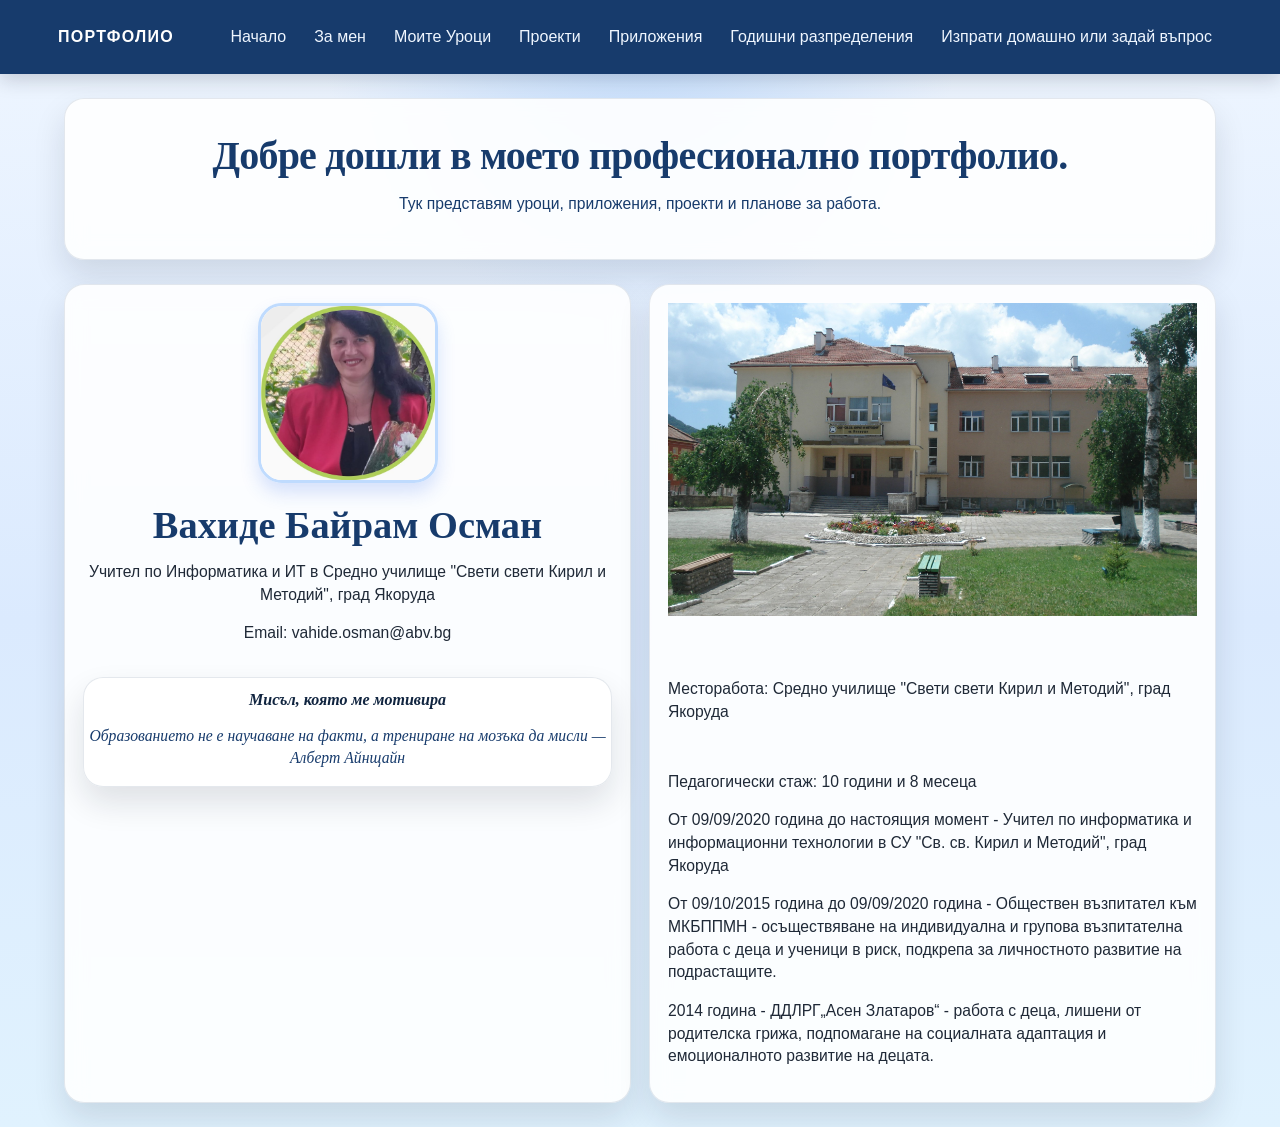
<file: index.html>
<!DOCTYPE html>
<html lang="bg">
  <head>
    <meta charset="UTF-8" />
    <meta name="viewport" content="width=device-width, initial-scale=1.0" />
    <title>Портфолио за AI проект</title>
    <link rel="stylesheet" href="styles.css" />
  </head>
  <body>
    <nav class="navbar">
      <div class="navbar-inner">
        <p class="brand">Портфолио</p>
        <ul class="nav-links">
          <li><a class="nav-link" href="index.html">Начало</a></li>
          <li><a class="nav-link" href="about.html">За мен</a></li>
          <li><a class="nav-link" href="lessons.html">Моите Уроци</a></li>
          <li><a class="nav-link" href="projects.html">Проекти</a></li>
          <li><a class="nav-link" href="apps.html">Приложения</a></li>
          <li><a class="nav-link" href="schedule.html">Годишни разпределения</a></li>
          <li><a class="nav-link" href="homework.html">Изпрати домашно или задай въпрос</a></li>
        </ul>
      </div>
    </nav>

    <main class="page-shell">
      <section class="hero">
        <div class="hero-copy">
          <h1>Добре дошли в моето професионално портфолио.</h1>
          <p class="lead">Тук представям уроци, приложения, проекти и планове за работа.</p>
        </div>

      </section>
      <section class="intro-grid">
        <article class="card profile-card">
          <div class="profile-top">
            <div class="avatar-box">
              <img src="photos/teacher.jpg" alt="Teacher photo" class="avatar-photo" />
            </div>
            <div class="teacher-meta">
              <h2 class="teacher-name">Вахиде Байрам Осман</h2>
              <p class="teacher-info">Учител по Информатика и ИТ в Средно училище "Свети свети Кирил и Методий", град Якоруда</p>
              <p class="teacher-info">Email: vahide.osman@abv.bg</p>
            </div>
          </div>
          <aside class="panel quote-panel">
            <h2>Мисъл, която ме мотивира</h2>
            <p>Образованието не е научаване на факти, а трениране на мозъка да мисли — Алберт Айнщайн</p>
          </aside>
        </article>

        <article class="card school-card">
          <img src="photos/school.jpg" alt="School building" class="school-photo" />
          <div>
            <p class="school-text">Месторабота: Средно училище "Свети свети Кирил и Методий", град Якоруда</p>
          </div>
          <div>
            <p class="school-text">Педагогически стаж: 10 години и 8 месеца</br></p>
            <p class="school-text">От 09/09/2020 година до настоящия момент - Учител по информатика и информационни технологии в СУ "Св. св. Кирил и Методий", град Якоруда</br></p>
            <p class="school-text">От 09/10/2015 година до 09/09/2020 година - Обществен възпитател към МКБППМН - осъществяване на индивидуална и групова възпитателна работа с деца и ученици в риск, подкрепа за личностното развитие на подрастащите.</br></p>
            <p class="school-text"> 2014 година - ДДЛРГ„Асен Златаров“ - работа с деца, лишени от родителска грижа, подпомагане на социалната адаптация и емоционалното развитие на децата.</br></p>
          </div>
        </article>
      </section>

      
    </main>
  </body>
</html>
</file>
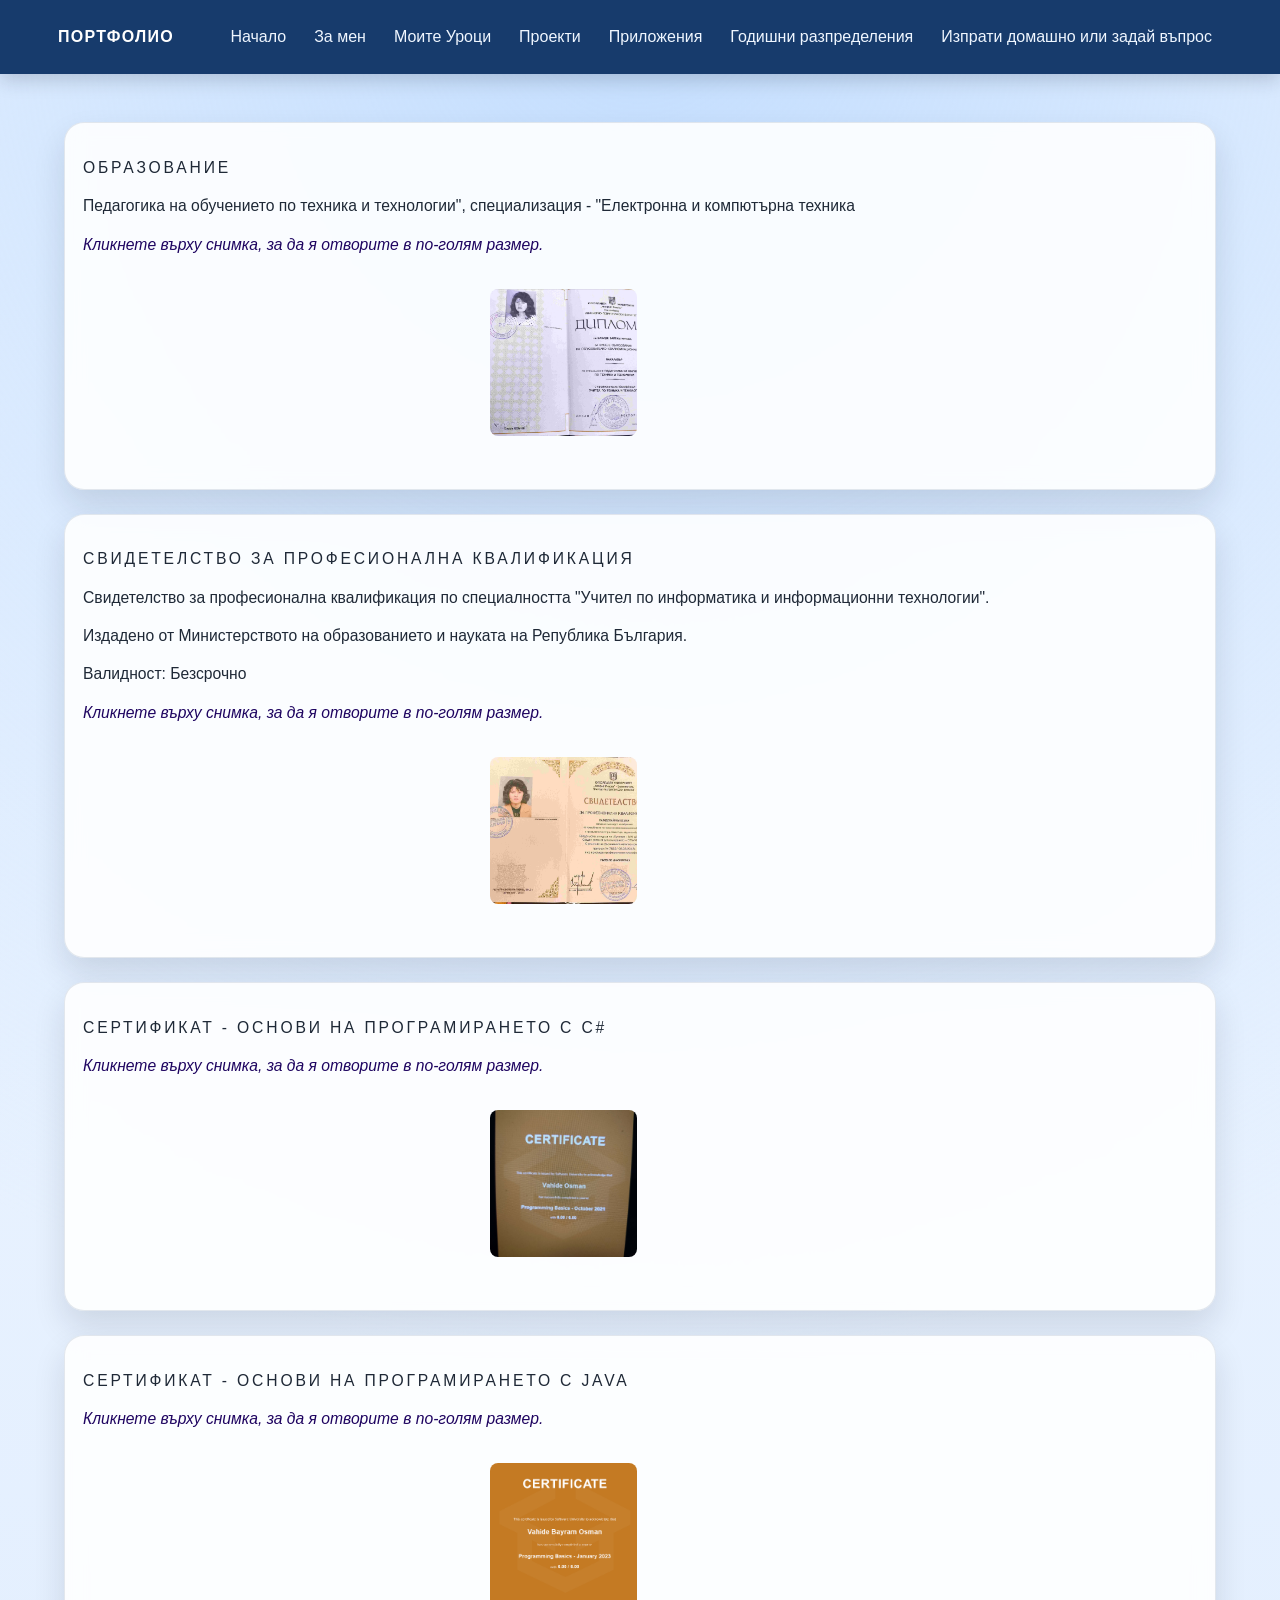
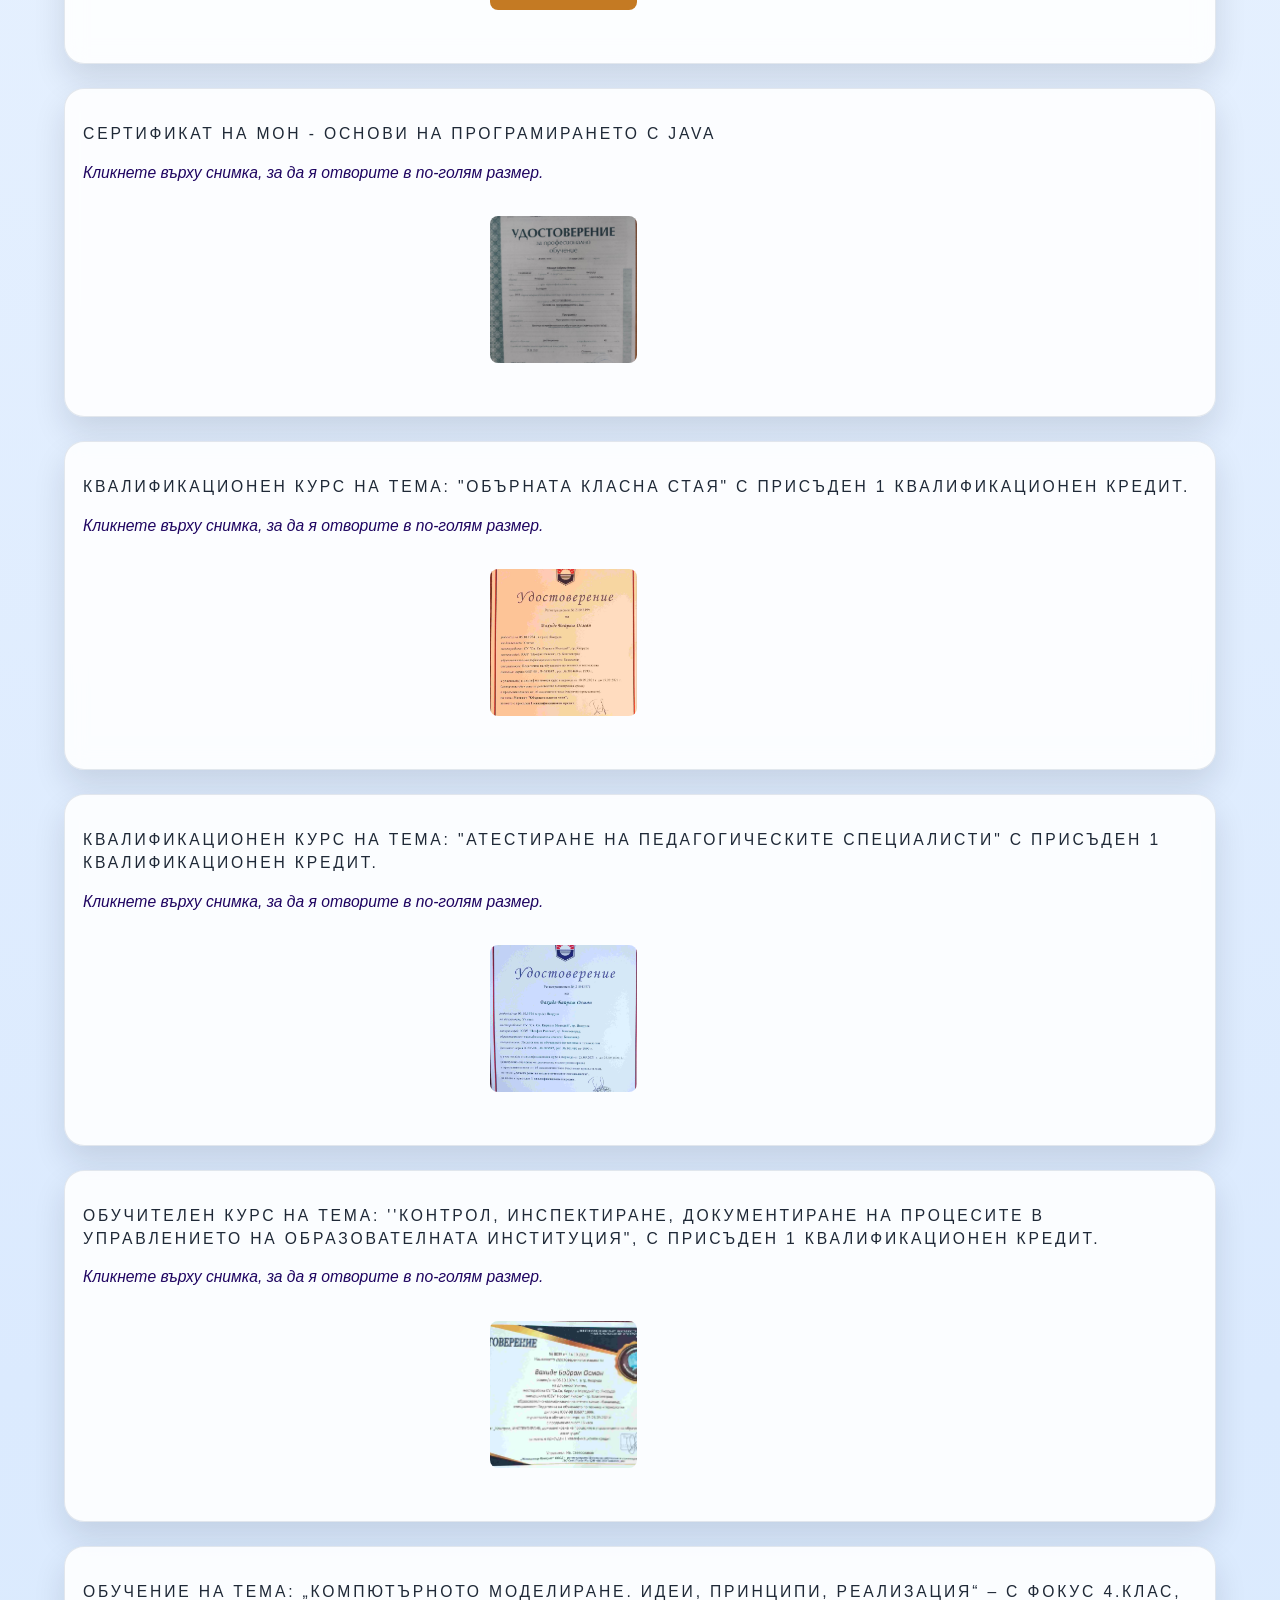
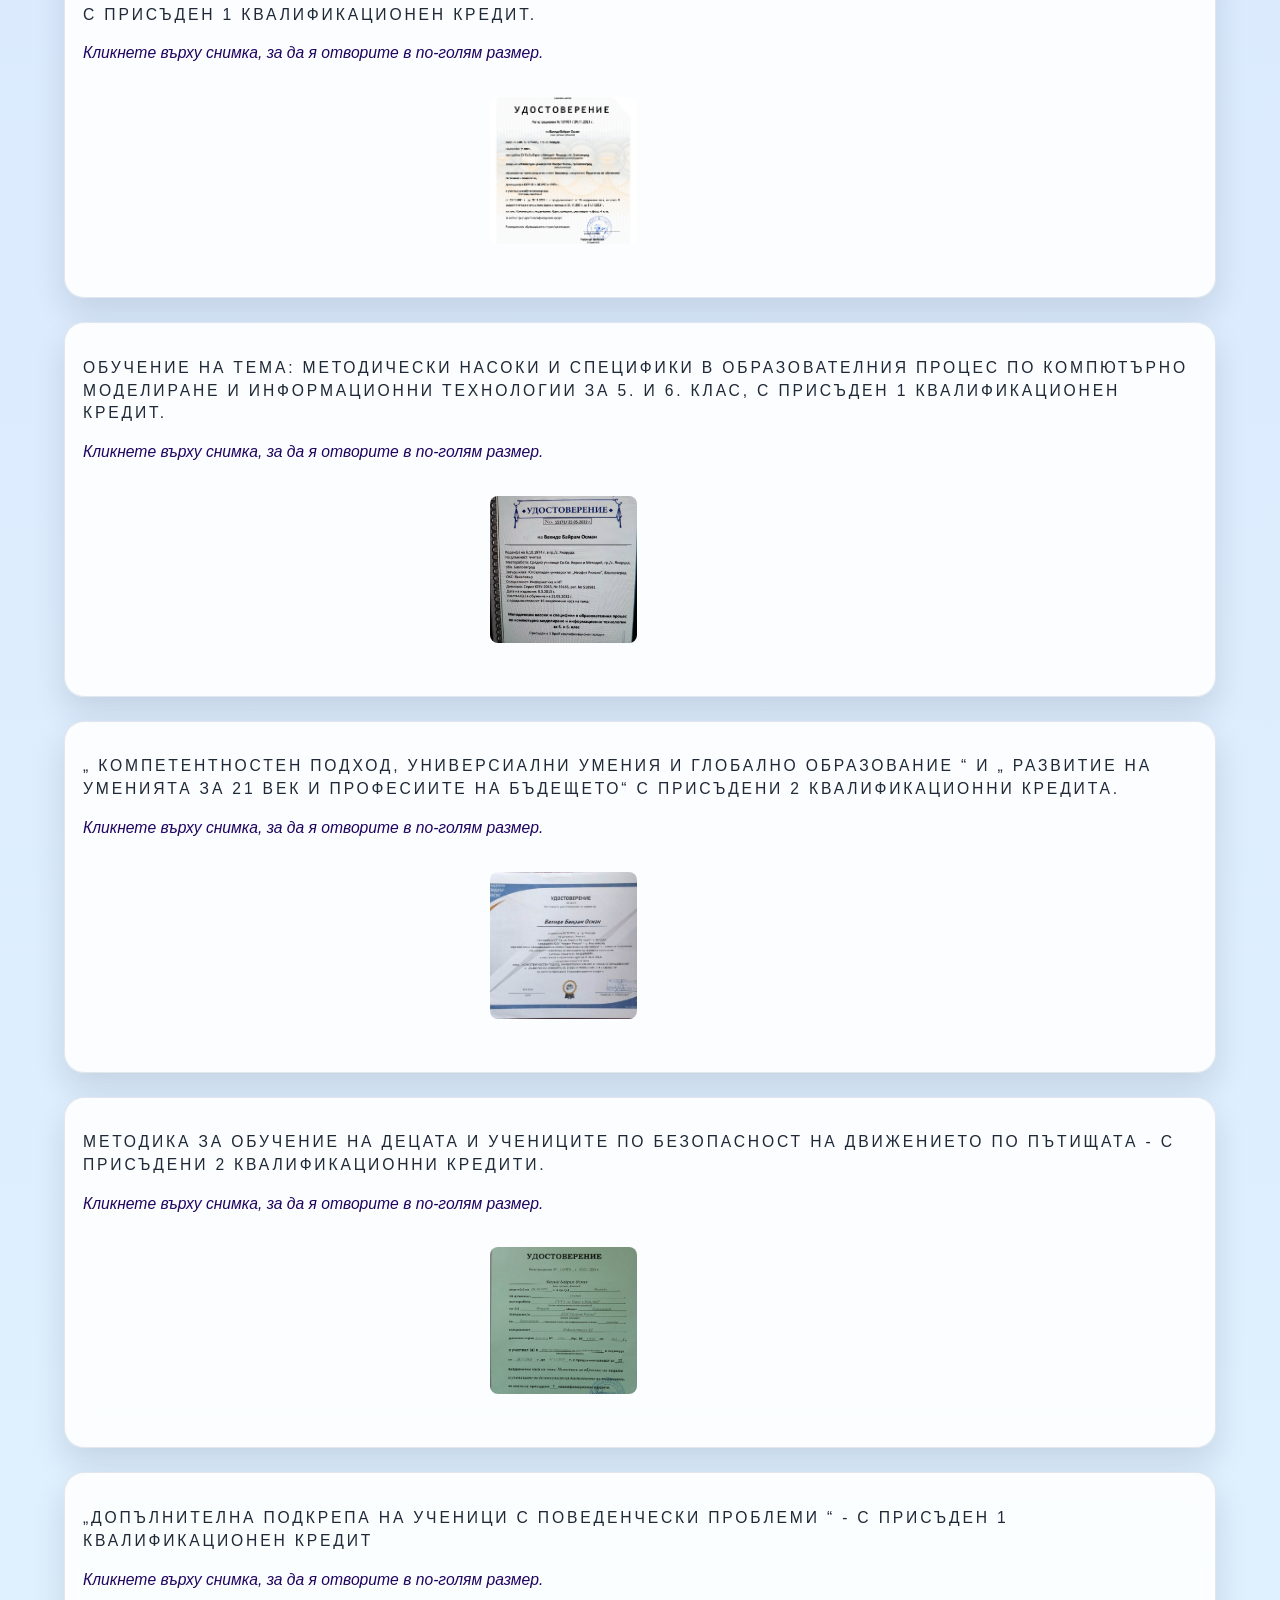
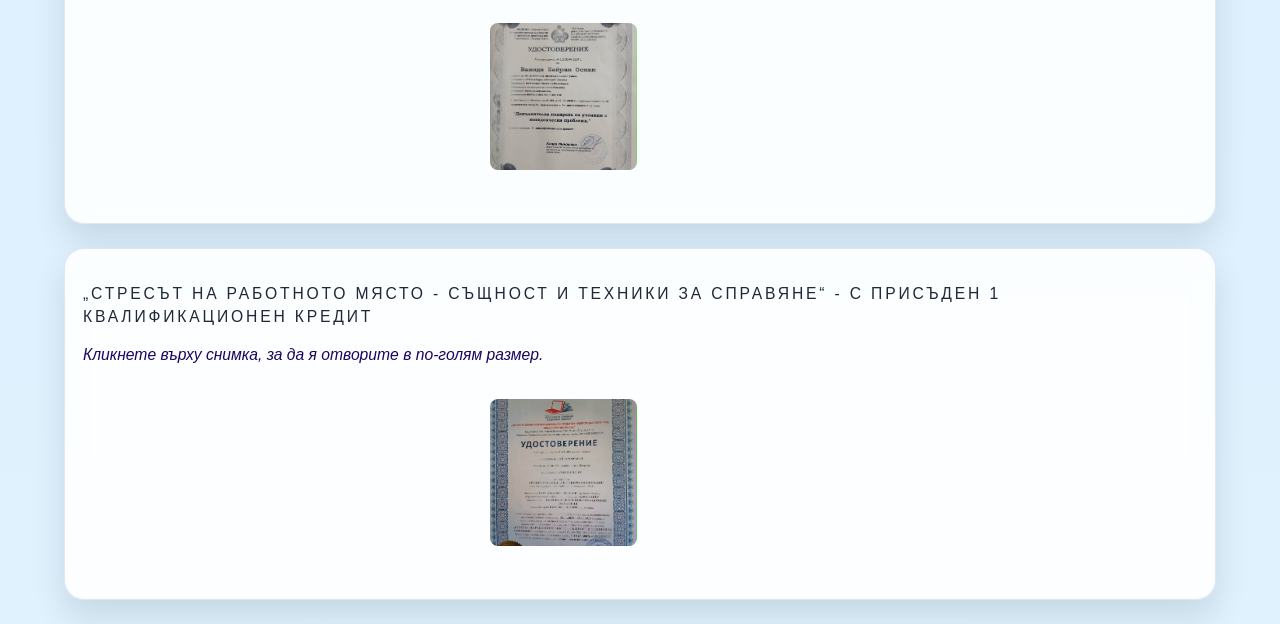
<file: about.html>
<!DOCTYPE html>
<html lang="bg">
  <head>
    <meta charset="UTF-8" />
    <meta name="viewport" content="width=device-width, initial-scale=1.0" />
    <title>За мен</title>
    <link rel="stylesheet" href="styles.css" />
  </head>
  <body>
    <nav class="navbar">
      <div class="navbar-inner">
        <p class="brand">Портфолио</p>
        <ul class="nav-links">
          <li><a class="nav-link" href="index.html">Начало</a></li>
          <li><a class="nav-link" href="about.html">За мен</a></li>
          <li><a class="nav-link" href="lessons.html">Моите Уроци</a></li>
          <li><a class="nav-link" href="projects.html">Проекти</a></li>
          <li><a class="nav-link" href="apps.html">Приложения</a></li>
          <li><a class="nav-link" href="schedule.html">Годишни разпределения</a></li>
          <li><a class="nav-link" href="homework.html">Изпрати домашно или задай въпрос</a></li>
        </ul>
      </div>
    </nav>

    <main class="page-shell">

      <section class="card certificate-section">
        <div class="section-heading">
          <p class="eyebrow">Образование</p>
          <p>Педагогика на обучението по техника и технологии",
специализация - "Електронна и компютърна техника</p>
          <p style="margin-top: 1rem; color:rgb(30, 4, 96);font-style: italic;">Кликнете върху снимка, за да я отворите в по-голям размер.</p>
        </div>
        <div class="certificate-grid" style="max-width: 300px; margin: 2rem auto;">
          <button class="gallery-card" type="button" data-full="photos/diplomata1.jpg" aria-label="Отвори сертификат за професионална квалификация">
            <img src="photos/diplomata1.jpg" alt="Сертификат за професионална квалификация" />
            <span>Педагогика на обучението по техника и технологии"
специализация - "Електронна и компютърна техника</span>
          </button>
        </div>
        
      </section>

      <section class="card certificate-section">
        <div class="section-heading">
          <p class="eyebrow">Свидетелство за професионална квалификация</p>
          <p>Свидетелство за професионална квалификация по специалността "Учител по информатика и информационни технологии".</p>
          <p>Издадено от Министерството на образованието и науката на Република България.</p>
          <p>Валидност: Безсрочно</p>
          <p style="margin-top: 1rem; color:rgb(30, 4, 96);font-style: italic;">Кликнете върху снимка, за да я отворите в по-голям размер.</p>
        </div>

        <div class="certificate-grid" style="max-width: 300px; margin: 2rem auto;">
          <button class="gallery-card" type="button" data-full="photos/portfolio/portfolio/certificati/certificate of professional qualification.jpg" aria-label="Отвори сертификат за професионална квалификация">
            <img src="photos/portfolio/portfolio/certificati/certificate of professional qualification.jpg" alt="Сертификат за професионална квалификация" />
            <span>Професионална квалификация</span>
          </button>
        </div>
      </section>

      <section class="card certificate-section">
        <div class="section-heading">
          <p class="eyebrow">Сертификат - Основи на програмирането с C#</p>
          <p style="margin-top: 1rem; color:rgb(30, 4, 96);font-style: italic;">Кликнете върху снимка, за да я отворите в по-голям размер.</p>
        </div>

        <div class="certificate-grid" style="max-width: 300px; margin: 2rem auto;">
          <button class="gallery-card" type="button" data-full="photos/portfolio/portfolio/certificati/certificat11.jpg" aria-label="Отвори сертификат за професионална квалификация">
            <img src="photos/portfolio/portfolio/certificati/certificat11.jpg" alt="Сертификат за професионална квалификация" />
            <span>Основи на програмирането с C#</span>
          </button>
        </div>
      </section>
      <section class="card certificate-section">
        <div class="section-heading">
          <p class="eyebrow">Сертификат - Основи на програмирането с Java</p>
          <p style="margin-top: 1rem; color:rgb(30, 4, 96);font-style: italic;">Кликнете върху снимка, за да я отворите в по-голям размер.</p>
        </div>

        <div class="certificate-grid" style="max-width: 300px; margin: 2rem auto;">
          <button class="gallery-card" type="button" data-full="photos/portfolio/portfolio/certificati/certificate-Java.jpg" aria-label="Отвори сертификат">
            <img src="photos/portfolio/portfolio/certificati/certificate-Java.jpg" alt="Сертификат за основи на програмирането с Java" />
            <span>Сертификат - Основи на програмирането с Java</span>
          </button>
        </div>
      </section>
      <section class="card certificate-section">
        <div class="section-heading">
          <p class="eyebrow">Сертификат на МОН - Основи на програмирането с Java</p>
          <p style="margin-top: 1rem; color:rgb(30, 4, 96);font-style: italic;">Кликнете върху снимка, за да я отворите в по-голям размер.</p>
        </div>

        <div class="certificate-grid" style="max-width: 300px; margin: 2rem auto;">
          <button class="gallery-card" type="button" data-full="photos/portfolio/portfolio/certificati/certificate-mon.jpg" aria-label="Отвори сертификат на МОН">
            <img src="photos/portfolio/portfolio/certificati/certificate-mon.jpg" alt="Сертификат на МОН - Основи на програмирането с Java" />
            <span>Сертификат на МОН - Основи на програмирането с Java</span>
          </button>
        </div>
      </section>
      <section class="card certificate-section">
        <div class="section-heading">
          <p class="eyebrow">Квалификационен курс на тема: "Обърната класна стая" с присъден 1 квалификационен кредит.</p>
          <p style="margin-top: 1rem; color:rgb(30, 4, 96);font-style: italic;">Кликнете върху снимка, за да я отворите в по-голям размер.</p>
        </div>

        <div class="certificate-grid" style="max-width: 300px; margin: 2rem auto;">
          <button class="gallery-card" type="button" data-full="photos/portfolio/portfolio/certificati/certificate1.jpg" aria-label="Отвори сертификат">
            <img src="photos/portfolio/portfolio/certificati/certificate1.jpg" alt="Квалификационен курс - Обърната класна стая" />
            <span>Квалификационен курс на тема: "Обърната класна стая" с присъден 1 квалификационен кредит.</span>
          </button>
        </div>
      </section>
      <section class="card certificate-section">
        <div class="section-heading">
          <p class="eyebrow">Квалификационен курс на тема: "Атестиране на педагогическите специалисти" с присъден 1 квалификационен кредит.</p>
          <p style="margin-top: 1rem; color:rgb(30, 4, 96);font-style: italic;">Кликнете върху снимка, за да я отворите в по-голям размер.</p>
        </div>

        <div class="certificate-grid" style="max-width: 300px; margin: 2rem auto;">
          <button class="gallery-card" type="button" data-full="photos/portfolio/portfolio/certificati/certificate2.jpg" aria-label="Отвори сертификат">
            <img src="photos/portfolio/portfolio/certificati/certificate2.jpg" alt="Квалификационен курс - Атестиране на педагогическите специалисти" />
            <span>Квалификационен курс на тема: "Атестиране на педагогическите специалисти" с присъден 1 квалификационен кредит.</span>
          </button>
        </div>
      </section>
      <section class="card certificate-section">
        <div class="section-heading">
          <p class="eyebrow">Обучителен курс на тема: ''Контрол, Инспектиране, документиране на процесите в управлението на образователната институция", с присъден 1 квалификационен кредит.</p>
          <p style="margin-top: 1rem; color:rgb(30, 4, 96);font-style: italic;">Кликнете върху снимка, за да я отворите в по-голям размер.</p>
        </div>

        <div class="certificate-grid" style="max-width: 300px; margin: 2rem auto;">
          <button class="gallery-card" type="button" data-full="photos/portfolio/portfolio/certificati/certificate3.jpg" aria-label="Отвори сертификат">
            <img src="photos/portfolio/portfolio/certificati/certificate3.jpg" alt="Обучителен курс - Контрол, Инспектиране, документиране на процесите в управлението на образovателната институция" />
            <span>Обучителен курс на тема: "Контрол, Инспектиране, документиране на процесите в управлението на образователната институция" с присъден 1 квалификационен кредит.</span>
          </button>
        </div>
      </section>
      <section class="card certificate-section">
        <div class="section-heading">
          <p class="eyebrow">Обучение на тема: „Компютърното моделиране. Идеи, принципи, реализация“ – с фокус 4.клас, с присъден 1 квалификационен кредит.</p>
          <p style="margin-top: 1rem; color:rgb(30, 4, 96);font-style: italic;">Кликнете върху снимка, за да я отворите в по-голям размер.</p>
        </div>

        <div class="certificate-grid" style="max-width: 300px; margin: 2rem auto;">
          <button class="gallery-card" type="button" data-full="photos/portfolio/portfolio/certificati/certificate4.jpg" aria-label="Отвори сертификат">
            <img src="photos/portfolio/portfolio/certificati/certificate4.jpg" alt="Обучение - Компютърното моделиране. Идеи, принципи, реализация" />
            <span>Обучение на тема: „Компютърното моделиране. Идеи, принципи, реализация“ – с фокус 4.клас, с присъден 1 квалификационен кредит.</span>
          </button>
        </div>
      </section>
      <section class="card certificate-section">
        <div class="section-heading">
          <p class="eyebrow">Обучение на тема: Методически насоки и специфики в образователния процес по компютърно моделиране и информационни технологии за 5. и 6. клас, с присъден 1 квалификационен кредит.</p>
          <p style="margin-top: 1rem; color:rgb(30, 4, 96);font-style: italic;">Кликнете върху снимка, за да я отворите в по-голям размер.</p>
        </div>

        <div class="certificate-grid" style="max-width: 300px; margin: 2rem auto;">
          <button class="gallery-card" type="button" data-full="photos/portfolio/portfolio/certificati/certificat12.jpg" aria-label="Отвори сертификат">
            <img src="photos/portfolio/portfolio/certificati/certificat12.jpg" alt="Обучение - Методически насоки и специфики в образователния процес по компютърно моделиране и информационни технологии" />
            <span>Обучение на тема: "Методически насоки и специфики в образoвателния процес по компютърно моделиране и информационни технологии за 5. и 6. клас", с присъден 1 квалификационен кредит.</span>
          </button>
        </div>
      </section>
      <section class="card certificate-section">
        <div class="section-heading">
          <p class="eyebrow">„ Компетентностен подход, универсиални умения и глобално
образование “ и „ Развитие на уменията за 21 век и професиите на бъдещето“
с присъдени 2 квалификационни кредита.</p>
          <p style="margin-top: 1rem; color:rgb(30, 4, 96);font-style: italic;">Кликнете върху снимка, за да я отворите в по-голям размер.</p>
        </div>

        <div class="certificate-grid" style="max-width: 300px; margin: 2rem auto;">
          <button class="gallery-card" type="button" data-full="photos/portfolio/portfolio/certificati/certificate6.jpg" aria-label="Отвори сертификат">
            <img src="photos/portfolio/portfolio/certificati/certificate6.jpg" alt="Обучение - Компетентностен подход, универсиални умения и глобално образование" />
            <span>Обучение на тема: "Компетентностен подход, универсиални умения и глобално образование" и "Развитие на уменията за 21 век и професиите на бъдещето" с присъден 2 квалификационни кредита.</span>
          </button>
        </div>
      </section>
      <section class="card certificate-section">
        <div class="section-heading">
          <p class="eyebrow">Методика за обучение на децата и учениците по безопасност на движението по пътищата - с присъдени 2 квалификационни кредити.</p>
          <p style="margin-top: 1rem; color:rgb(30, 4, 96);font-style: italic;">Кликнете върху снимка, за да я отворите в по-голям размер.</p>
        </div>

        <div class="certificate-grid" style="max-width: 300px; margin: 2rem auto;">
          <button class="gallery-card" type="button" data-full="photos/portfolio/portfolio/certificati/certificate9.jpg" aria-label="Отвори сертификат">
            <img src="photos/portfolio/portfolio/certificati/certificate9.jpg" alt="Обучение - Методика за обучение на децата и учениците по безопасност на движението по пътищата" />
            <span>Обучение на тема: "Методика за обучение на децата и учениците по безопасност на движението по пътищата" - с присъдени 2 квалификационни кредити.</span>
          </button>
        </div>
      </section>
      <section class="card certificate-section">
        <div class="section-heading">
          <p class="eyebrow">„Допълнителна подкрепа на ученици с поведенчески проблеми “ - с присъден 1 квалификационен кредит</p>
          <p style="margin-top: 1rem; color:rgb(30, 4, 96);font-style: italic;">Кликнете върху снимка, за да я отворите в по-голям размер.</p>
        </div>

        <div class="certificate-grid" style="max-width: 300px; margin: 2rem auto;">
          <button class="gallery-card" type="button" data-full="photos/portfolio/portfolio/certificati/certificate7.jpg" aria-label="Отвори сертификат">
            <img src="photos/portfolio/portfolio/certificati/certificate7.jpg" alt="Обучение - Допълнителна подкрепа на ученици с поведенчески проблеми" />
            <span>Обучение на тема: "Допълнителна подкрепа на ученици с поведенчески проблеми" - с присъден 1 квалификационен кредит.</span>
          </button>
        </div>
      </section>
      <section class="card certificate-section">
        <div class="section-heading">
          <p class="eyebrow">„Стресът на работното място - същност и техники за справяне“ - с присъден 1 квалификационен кредит</p>
          <p style="margin-top: 1rem; color:rgb(30, 4, 96);font-style: italic;">Кликнете върху снимка, за да я отворите в по-голям размер.</p>
        </div>

        <div class="certificate-grid" style="max-width: 300px; margin: 2rem auto;">
          <button class="gallery-card" type="button" data-full="photos/portfolio/portfolio/certificati/certificate8.jpg" aria-label="Отвори сертификат">
            <img src="photos/portfolio/portfolio/certificati/certificate8.jpg" alt="Обучение - Стресът на работното място - същност и техники за справяне" />
            <span>Обучение на тема: "Стресът на работното място - същност и техники за справяне" - с присъден 1 квалификационен кредит.</span>
          </button>
        </div>
      </section>

      <div class="lightbox" id="lightbox" aria-hidden="true">
        <button class="lightbox-close" id="lightboxClose" type="button" aria-label="Затвори">×</button>
        <img id="lightboxImage" src="/photos/portfolio/portfolio/certificati/certificate-C-sharp.jpg" alt="Голяма снимка" />
      </div>
    </main>

    <script>
      const lightbox = document.getElementById('lightbox');
      const lightboxImage = document.getElementById('lightboxImage');
      const closeBtn = document.getElementById('lightboxClose');

      document.querySelectorAll('.gallery-card').forEach((card) => {
        card.addEventListener('click', () => {
          lightboxImage.src = card.dataset.full;
          lightbox.classList.add('open');
          lightbox.setAttribute('aria-hidden', 'false');
          document.body.classList.add('modal-open');
        });
      });

      function closeLightbox() {
        lightbox.classList.remove('open');
        lightbox.setAttribute('aria-hidden', 'true');
        document.body.classList.remove('modal-open');
      }

      closeBtn.addEventListener('click', closeLightbox);
      lightbox.addEventListener('click', (event) => {
        if (event.target === lightbox) closeLightbox();
      });
      document.addEventListener('keydown', (event) => {
        if (event.key === 'Escape') closeLightbox();
      });
    </script>
  </body>
</html>
</file>
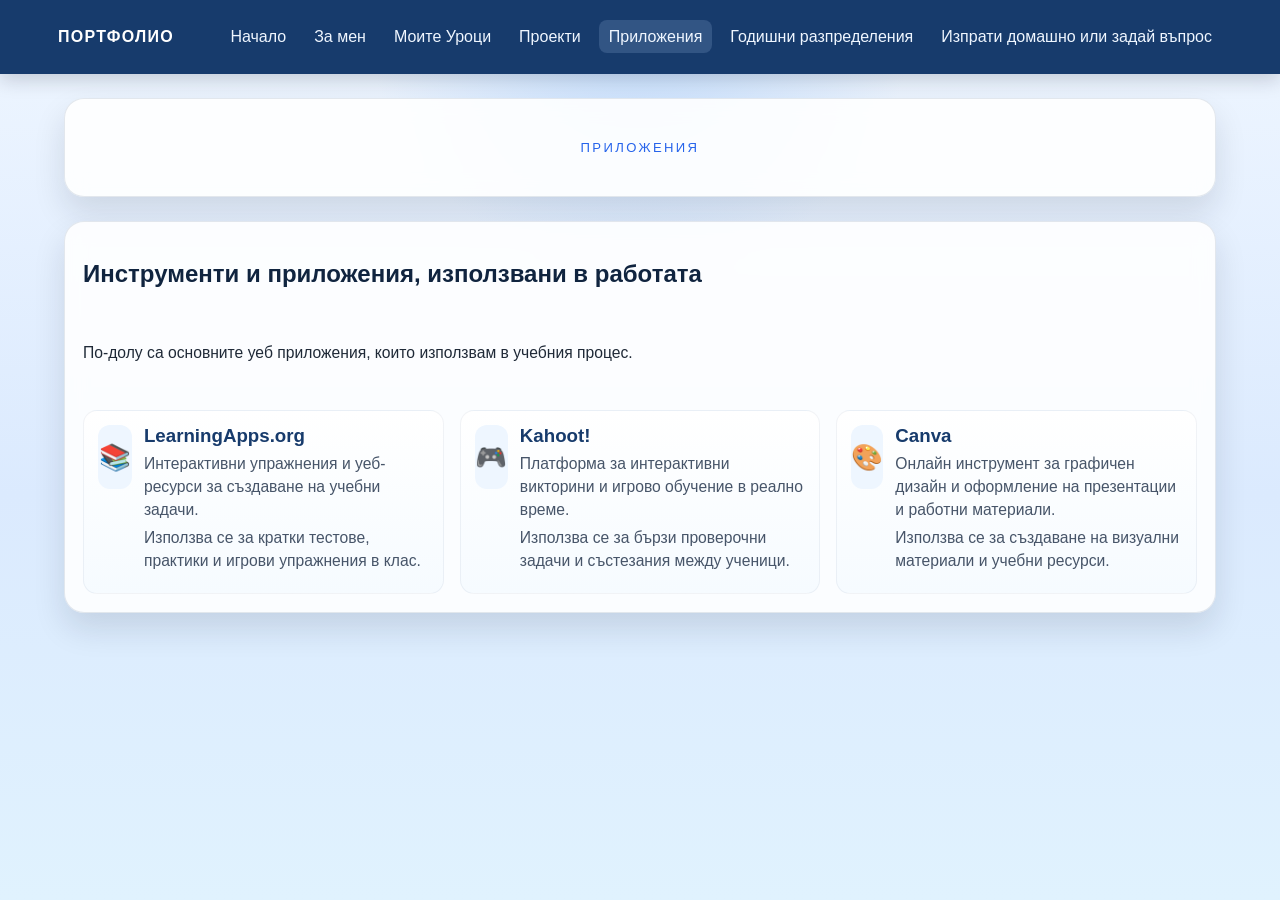
<file: apps.html>
<!DOCTYPE html>
<html lang="bg">
  <head>
    <meta charset="UTF-8" />
    <meta name="viewport" content="width=device-width, initial-scale=1.0" />
    <title>Приложения</title>
    <link rel="stylesheet" href="styles.css" />
  </head>
  <body>
    <nav class="navbar">
      <div class="navbar-inner">
        <p class="brand">Портфолио</p>
        <ul class="nav-links">
          <li><a class="nav-link" href="index.html">Начало</a></li>
          <li><a class="nav-link" href="about.html">За мен</a></li>
          <li><a class="nav-link" href="lessons.html">Моите Уроци</a></li>
          <li><a class="nav-link" href="projects.html">Проекти</a></li>
          <li><a class="nav-link active" href="apps.html">Приложения</a></li>
          <li><a class="nav-link" href="schedule.html">Годишни разпределения</a></li>
          <li><a class="nav-link" href="homework.html">Изпрати домашно или задай въпрос</a></li>
        </ul>
      </div>
    </nav>

    <main class="page-shell">
      <section class="hero">
        <div>
          <p class="eyebrow">Приложения</p>
      </section>
      <section class="content-grid card apps-section">
        <h2>Инструменти и приложения, използвани в работата</h2>
        <p class="lead">По-долу са основните уеб приложения, които използвам в учебния процес.</p>

        <div class="apps-grid">
          <a class="app-card" href="https://learningapps.org" target="_blank" rel="noopener noreferrer">
            <div class="app-logo">📚</div>
            <div class="app-body">
              <h3>LearningApps.org</h3>
              <p>Интерактивни упражнения и уеб-ресурси за създаване на учебни задачи.</p>
              <p class="app-note">Използва се за кратки тестове, практики и игрови упражнения в клас.</p>
            </div>
          </a>

          <a class="app-card" href="https://kahoot.com" target="_blank" rel="noopener noreferrer">
            <div class="app-logo">🎮</div>
            <div class="app-body">
              <h3>Kahoot!</h3>
              <p>Платформа за интерактивни викторини и игрово обучение в реално време.</p>
              <p class="app-note">Използва се за бързи проверочни задачи и състезания между ученици.</p>
            </div>
          </a>

          <a class="app-card" href="https://canva.com" target="_blank" rel="noopener noreferrer">
            <div class="app-logo">🎨</div>
            <div class="app-body">
              <h3>Canva</h3>
              <p>Онлайн инструмент за графичен дизайн и оформление на презентации и работни материали.</p>
              <p class="app-note">Използва се за създаване на визуални материали и учебни ресурси.</p>
            </div>
          </a>
        </div>
      </section>
    </main>
  </body>
</html>
</file>
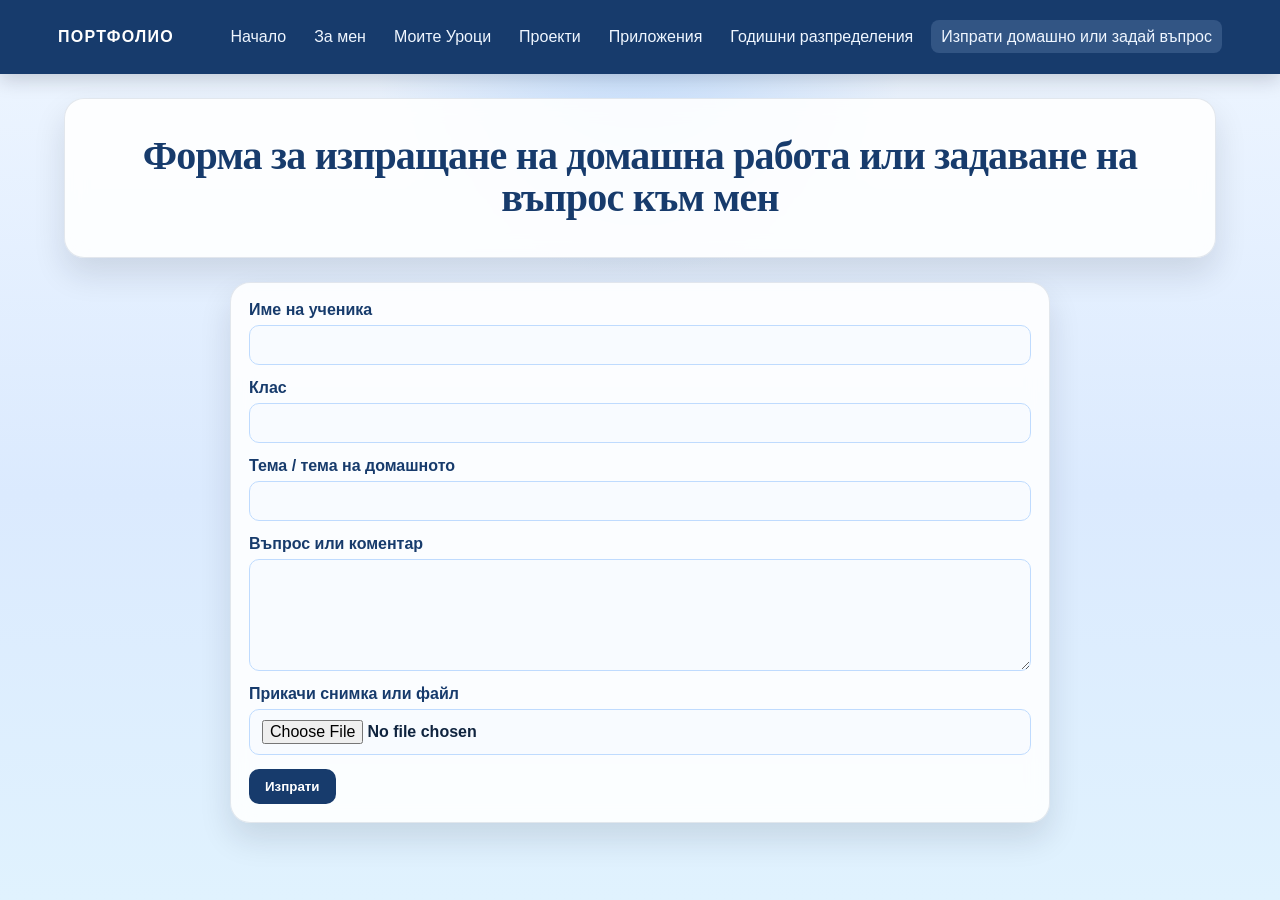
<file: homework.html>
<!DOCTYPE html>
<html lang="bg">
  <head>
    <meta charset="UTF-8" />
    <meta name="viewport" content="width=device-width, initial-scale=1.0" />
    <title>Изпрати домашно или задай въпрос</title>
    <link rel="stylesheet" href="styles.css" />
  </head>
  <body>
    <nav class="navbar">
      <div class="navbar-inner">
        <p class="brand">Портфолио</p>
        <ul class="nav-links">
          <li><a class="nav-link" href="index.html">Начало</a></li>
          <li><a class="nav-link" href="about.html">За мен</a></li>
          <li><a class="nav-link" href="lessons.html">Моите Уроци</a></li>
          <li><a class="nav-link" href="projects.html">Проекти</a></li>
          <li><a class="nav-link" href="apps.html">Приложения</a></li>
          <li><a class="nav-link" href="schedule.html">Годишни разпределения</a></li>
          <li><a class="nav-link active" href="homework.html">Изпрати домашно или задай въпрос</a></li>
        </ul>
      </div>
    </nav>

    <main class="page-shell">
      <section class="hero">
        <div> 
          <h1>Форма за изпращане на домашна работа или задаване на въпрос към мен</h1>
        </div>
      </section>

      <section class="form-card card">
        <form
          id="homeworkForm"
          class="homework-form"
          action="https://formsubmit.co/vahide.osman@abv.bg"
          method="POST"
          enctype="multipart/form-data"
        >
          <input type="hidden" name="_subject" value="Ново домашно или въпрос от ученик" />
          <input type="hidden" name="_captcha" value="false" />
          <input type="hidden" name="_next" value="https://vahide-osman-portfolio.netlify.app/thank-you.html" />

          <label>
            Име на ученика
            <input type="text" name="studentName" required />
          </label>

          <label>
            Клас
            <input type="text" name="studentClass" required />
          </label>

          <label>
            Тема / тема на домашното
            <input type="text" name="topic" required />
          </label>

          <label>
            Въпрос или коментар
            <textarea name="question" rows="5" required></textarea>
          </label>

          <label>
            Прикачи снимка или файл
            <input type="file" name="attachment" accept="image/*,.pdf,.doc,.docx,.txt" />
          </label>

          <button type="submit" class="submit-btn">Изпрати</button>
        </form>
      </section>
    </main>

  </body>
</html>
</file>
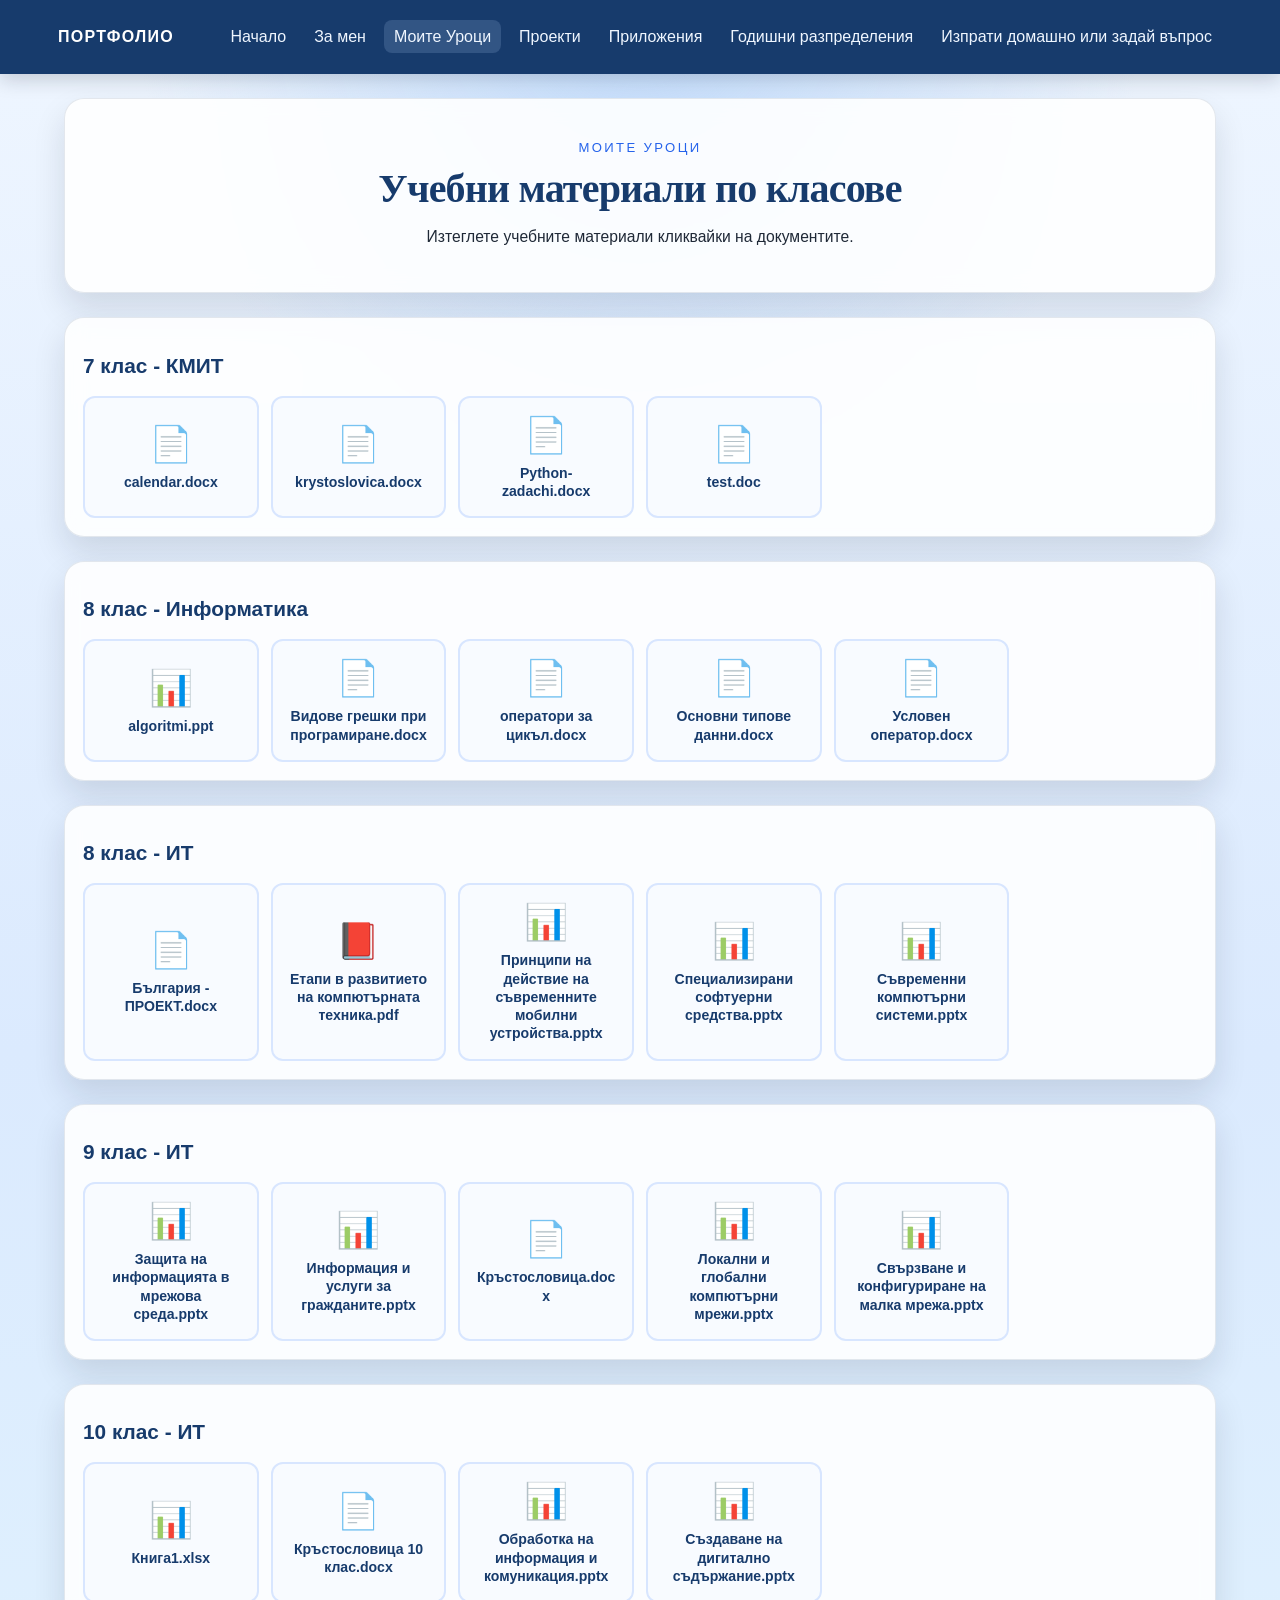
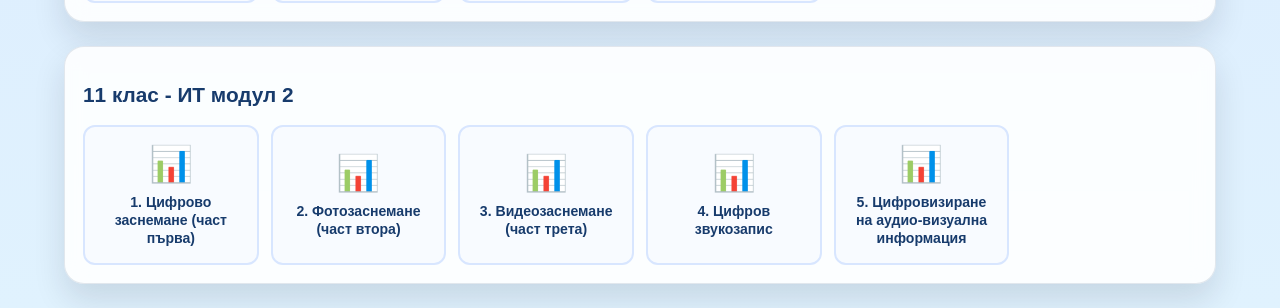
<file: lessons.html>
<!DOCTYPE html>
<html lang="bg">
  <head>
    <meta charset="UTF-8" />
    <meta name="viewport" content="width=device-width, initial-scale=1.0" />
    <title>Моите Уроци</title>
    <link rel="stylesheet" href="styles.css" />
  </head>
  <body>
    <nav class="navbar">
      <div class="navbar-inner">
        <p class="brand">Портфолио</p>
        <ul class="nav-links">
          <li><a class="nav-link" href="index.html">Начало</a></li>
          <li><a class="nav-link" href="about.html">За мен</a></li>
          <li><a class="nav-link active" href="lessons.html">Моите Уроци</a></li>
          <li><a class="nav-link" href="projects.html">Проекти</a></li>
          <li><a class="nav-link" href="apps.html">Приложения</a></li>
          <li><a class="nav-link" href="schedule.html">Годишни разпределения</a></li>
          <li><a class="nav-link" href="homework.html">Изпрати домашно или задай въпрос</a></li>
        </ul>
      </div>
    </nav>

    <main class="page-shell">
      <section class="hero">
        <div>
          <p class="eyebrow">Моите Уроци</p>
          <h1>Учебни материали по класове</h1>
          <p class="lead">Изтеглете учебните материали кликвайки на документите.</p>
        </div>
      </section>

      <!-- 7 клас - КМИТ -->
      <section class="class-section card">
        <h2>7 клас - КМИТ</h2>
        <div class="documents-grid">
          <a href="photos/portfolio/portfolio/resursi/7klas/calendar.docx" download class="doc-card">
            <span class="doc-icon">📄</span>
            <span class="doc-name">calendar.docx</span>
          </a>
          <a href="photos/portfolio/portfolio/resursi/7klas/krystoslovica.docx" download class="doc-card">
            <span class="doc-icon">📄</span>
            <span class="doc-name">krystoslovica.docx</span>
          </a>
          <a href="photos/portfolio/portfolio/resursi/7klas/Python-zadachi.docx" download class="doc-card">
            <span class="doc-icon">📄</span>
            <span class="doc-name">Python-zadachi.docx</span>
          </a>
          <a href="photos/portfolio/portfolio/resursi/7klas/test.doc" download class="doc-card">
            <span class="doc-icon">📄</span>
            <span class="doc-name">test.doc</span>
          </a>
        </div>
      </section>

      <!-- 8 клас - Информатика -->
      <section class="class-section card">
        <h2>8 клас - Информатика</h2>
        <div class="documents-grid">
          <a href="photos/portfolio/portfolio/resursi/8klas informatika/algoritmi.ppt" download class="doc-card">
            <span class="doc-icon">📊</span>
            <span class="doc-name">algoritmi.ppt</span>
          </a>
          <a href="photos/portfolio/portfolio/resursi/8klas informatika/Видове грешки при програмиране.docx" download class="doc-card">
            <span class="doc-icon">📄</span>
            <span class="doc-name">Видове грешки при програмиране.docx</span>
          </a>
          <a href="photos/portfolio/portfolio/resursi/8klas informatika/оператори за цикъл.docx" download class="doc-card">
            <span class="doc-icon">📄</span>
            <span class="doc-name">оператори за цикъл.docx</span>
          </a>
          <a href="photos/portfolio/portfolio/resursi/8klas informatika/Основни типове данни.docx" download class="doc-card">
            <span class="doc-icon">📄</span>
            <span class="doc-name">Основни типове данни.docx</span>
          </a>
          <a href="photos/portfolio/portfolio/resursi/8klas informatika/Условен оператор.docx" download class="doc-card">
            <span class="doc-icon">📄</span>
            <span class="doc-name">Условен оператор.docx</span>
          </a>
        </div>
      </section>

      <!-- 8 клас - ИТ -->
      <section class="class-section card">
        <h2>8 клас - ИТ</h2>
        <div class="documents-grid">
          <a href="photos/portfolio/portfolio/resursi/8klasIT/България - ПРОЕКТ.docx" download class="doc-card">
            <span class="doc-icon">📄</span>
            <span class="doc-name">България - ПРОЕКТ.docx</span>
          </a>
          <a href="photos/portfolio/portfolio/resursi/8klasIT/Етапи в развитието на компютърната техника.pdf" download class="doc-card">
            <span class="doc-icon">📕</span>
            <span class="doc-name">Етапи в развитието на компютърната техника.pdf</span>
          </a>
          <a href="photos/portfolio/portfolio/resursi/8klasIT/Принципи на действие на съвременните мобилни устройства (4).pptx" download class="doc-card">
            <span class="doc-icon">📊</span>
            <span class="doc-name">Принципи на действие на съвременните мобилни устройства.pptx</span>
          </a>
          <a href="photos/portfolio/portfolio/resursi/8klasIT/Специализирани софтуерни средства за създаване на уеб сайт.pptx" download class="doc-card">
            <span class="doc-icon">📊</span>
            <span class="doc-name">Специализирани софтуерни средства.pptx</span>
          </a>
          <a href="photos/portfolio/portfolio/resursi/8klasIT/Съвременни компютърни системи.pptx" download class="doc-card">
            <span class="doc-icon">📊</span>
            <span class="doc-name">Съвременни компютърни системи.pptx</span>
          </a>
        </div>
      </section>

      <!-- 9 клас - ИТ -->
      <section class="class-section card">
        <h2>9 клас - ИТ</h2>
        <div class="documents-grid">
          <a href="photos/portfolio/portfolio/resursi/9klas/Защита на информацията в мрежова среда-У.pptx" download class="doc-card">
            <span class="doc-icon">📊</span>
            <span class="doc-name">Защита на информацията в мрежова среда.pptx</span>
          </a>
          <a href="photos/portfolio/portfolio/resursi/9klas/Информация и услуги за гражданите в интернет.pptx" download class="doc-card">
            <span class="doc-icon">📊</span>
            <span class="doc-name">Информация и услуги за гражданите.pptx</span>
          </a>
          <a href="photos/portfolio/portfolio/resursi/9klas/Кръстословица.docx" download class="doc-card">
            <span class="doc-icon">📄</span>
            <span class="doc-name">Кръстословица.docx</span>
          </a>
          <a href="photos/portfolio/portfolio/resursi/9klas/Локални и глобални компютърни мрежи (1).pptx" download class="doc-card">
            <span class="doc-icon">📊</span>
            <span class="doc-name">Локални и глобални компютърни мрежи.pptx</span>
          </a>
          <a href="photos/portfolio/portfolio/resursi/9klas/СВЪРЗВАНЕ И КОНФИГУРИРАНЕ НА МАЛКА МРЕЖА2 [Recovered].pptx" download class="doc-card">
            <span class="doc-icon">📊</span>
            <span class="doc-name">Свързване и конфигуриране на малка мрежа.pptx</span>
          </a>
        </div>
      </section>

      <!-- 10 клас - ИТ -->
      <section class="class-section card">
        <h2>10 клас - ИТ</h2>
        <div class="documents-grid">
          <a href="photos/portfolio/portfolio/resursi/10klas/Книга1.xlsx" download class="doc-card">
            <span class="doc-icon">📊</span>
            <span class="doc-name">Книга1.xlsx</span>
          </a>
          <a href="photos/portfolio/portfolio/resursi/10klas/Кръстословица 10 клас.docx" download class="doc-card">
            <span class="doc-icon">📄</span>
            <span class="doc-name">Кръстословица 10 клас.docx</span>
          </a>
          <a href="photos/portfolio/portfolio/resursi/10klas/Обработка на информация и комуникация.pptx" download class="doc-card">
            <span class="doc-icon">📊</span>
            <span class="doc-name">Обработка на информация и комуникация.pptx</span>
          </a>
          <a href="photos/portfolio/portfolio/resursi/10klas/Създаване на дигитално съдържание в различни формати и.pptx" download class="doc-card">
            <span class="doc-icon">📊</span>
            <span class="doc-name">Създаване на дигитално съдържание.pptx</span>
          </a>
        </div>
      </section>

      <!-- 11 клас - ИТ модул 2 -->
      <section class="class-section card">
        <h2>11 клас - ИТ модул 2</h2>
        <div class="documents-grid">
          <a href="photos/portfolio/portfolio/resursi/11klas ITM2/1. Цифрово заснемане (част първа).pptx" download class="doc-card">
            <span class="doc-icon">📊</span>
            <span class="doc-name">1. Цифрово заснемане (част първа)</span>
          </a>
          <a href="photos/portfolio/portfolio/resursi/11klas ITM2/2. Фотозаснемане(част втора).pptx" download class="doc-card">
            <span class="doc-icon">📊</span>
            <span class="doc-name">2. Фотозаснемане (част втора)</span>
          </a>
          <a href="photos/portfolio/portfolio/resursi/11klas ITM2/3. Видеозаснемане (част трета).pptx" download class="doc-card">
            <span class="doc-icon">📊</span>
            <span class="doc-name">3. Видеозаснемане (част трета)</span>
          </a>
          <a href="photos/portfolio/portfolio/resursi/11klas ITM2/4. Цифров звукозапис.pptx" download class="doc-card">
            <span class="doc-icon">📊</span>
            <span class="doc-name">4. Цифров звукозапис</span>
          </a>
          <a href="photos/portfolio/portfolio/resursi/11klas ITM2/5. Цифровизиране на аудио-визуална информация.pptx" download class="doc-card">
            <span class="doc-icon">📊</span>
            <span class="doc-name">5. Цифровизиране на аудио-визуална информация</span>
          </a>
        </div>
      </section>
    </main>
  </body>
</html>
</file>
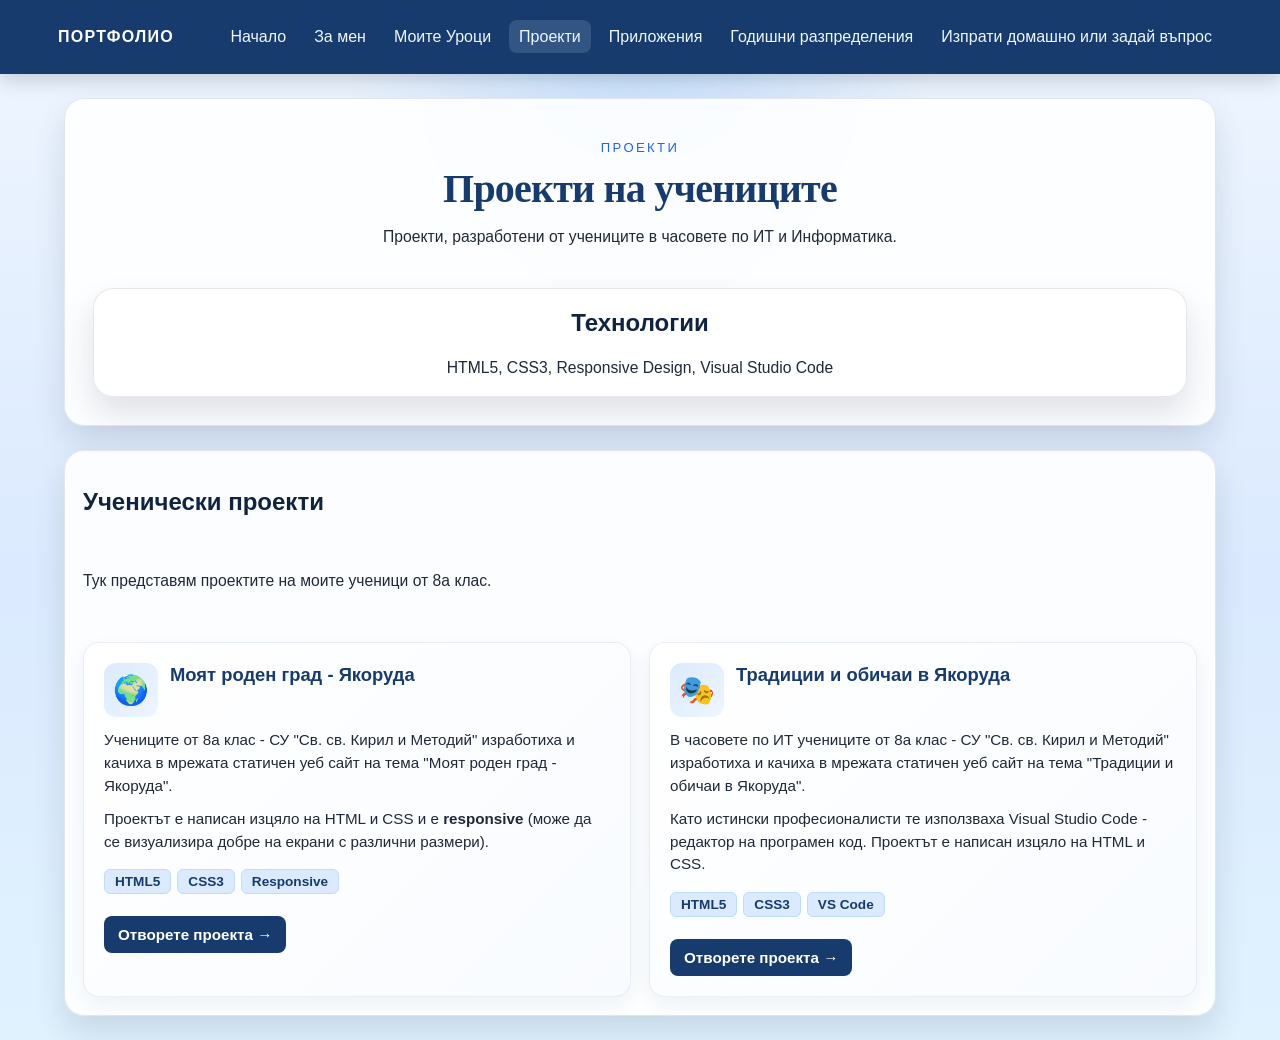
<file: projects.html>
<!DOCTYPE html>
<html lang="bg">
  <head>
    <meta charset="UTF-8" />
    <meta name="viewport" content="width=device-width, initial-scale=1.0" />
    <title>Проекти</title>
    <link rel="stylesheet" href="styles.css" />
  </head>
  <body>
    <nav class="navbar">
      <div class="navbar-inner">
        <p class="brand">Портфолио</p>
        <ul class="nav-links">
          <li><a class="nav-link" href="index.html">Начало</a></li>
          <li><a class="nav-link" href="about.html">За мен</a></li>
          <li><a class="nav-link" href="lessons.html">Моите Уроци</a></li>
          <li><a class="nav-link active" href="projects.html">Проекти</a></li>
          <li><a class="nav-link" href="apps.html">Приложения</a></li>
          <li><a class="nav-link" href="schedule.html">Годишни разпределения</a></li>
          <li><a class="nav-link" href="homework.html">Изпрати домашно или задай въпрос</a></li>
        </ul>
      </div>
    </nav>

    <main class="page-shell">
      <section class="hero">
        <div>
          <p class="eyebrow">Проекти</p>
          <h1>Проекти на учениците</h1>
          <p class="lead">Проекти, разработени от учениците в часовете по ИТ и Информатика.</p>
        </div>
        <aside class="panel">
          <h2>Технологии</h2>
          <p>HTML5, CSS3, Responsive Design, Visual Studio Code</p>
        </aside>
      </section>

      <section class="content-grid card projects-section">
        <h2>Ученически проекти</h2>
        <p class="lead">Тук представям проектите на моите ученици от 8а клас.</p>

        <div class="projects-grid">
          <article class="project-card">
            <div class="project-header">
              <div class="project-icon">🌍</div>
              <h3>Моят роден град - Якоруда</h3>
            </div>
            <div class="project-body">
              <p>Учениците от 8а клас - СУ "Св. св. Кирил и Методий" изработиха и качиха в мрежата статичен уеб сайт на тема "Моят роден град - Якоруда".</p>
              <p>Проектът е написан изцяло на HTML и CSS и е <strong>responsive</strong> (може да се визуализира добре на екрани с различни размери).</p>
              <div class="project-tech">
                <span class="tech-tag">HTML5</span>
                <span class="tech-tag">CSS3</span>
                <span class="tech-tag">Responsive</span>
              </div>
              <a href="https://mybirthtown1.vercel.app/" target="_blank" class="project-link">Отворете проекта →</a>
            </div>
          </article>

          <article class="project-card">
            <div class="project-header">
              <div class="project-icon">🎭</div>
              <h3>Традиции и обичаи в Якоруда</h3>
            </div>
            <div class="project-body">
              <p>В часовете по ИТ учениците от 8а клас - СУ "Св. св. Кирил и Методий" изработиха и качиха в мрежата статичен уеб сайт на тема "Традиции и обичаи в Якоруда".</p>
              <p>Като истински професионалисти те използваха Visual Studio Code - редактор на програмен код. Проектът е написан изцяло на HTML и CSS.</p>
              <div class="project-tech">
                <span class="tech-tag">HTML5</span>
                <span class="tech-tag">CSS3</span>
                <span class="tech-tag">VS Code</span>
              </div>
              <a href="https://traditions-in-yakoruda.vercel.app/" target="_blank" class="project-link">Отворете проекта →</a>
            </div>
          </article>
        </div>
      </section>
    </main>
  </body>
</html>
</file>
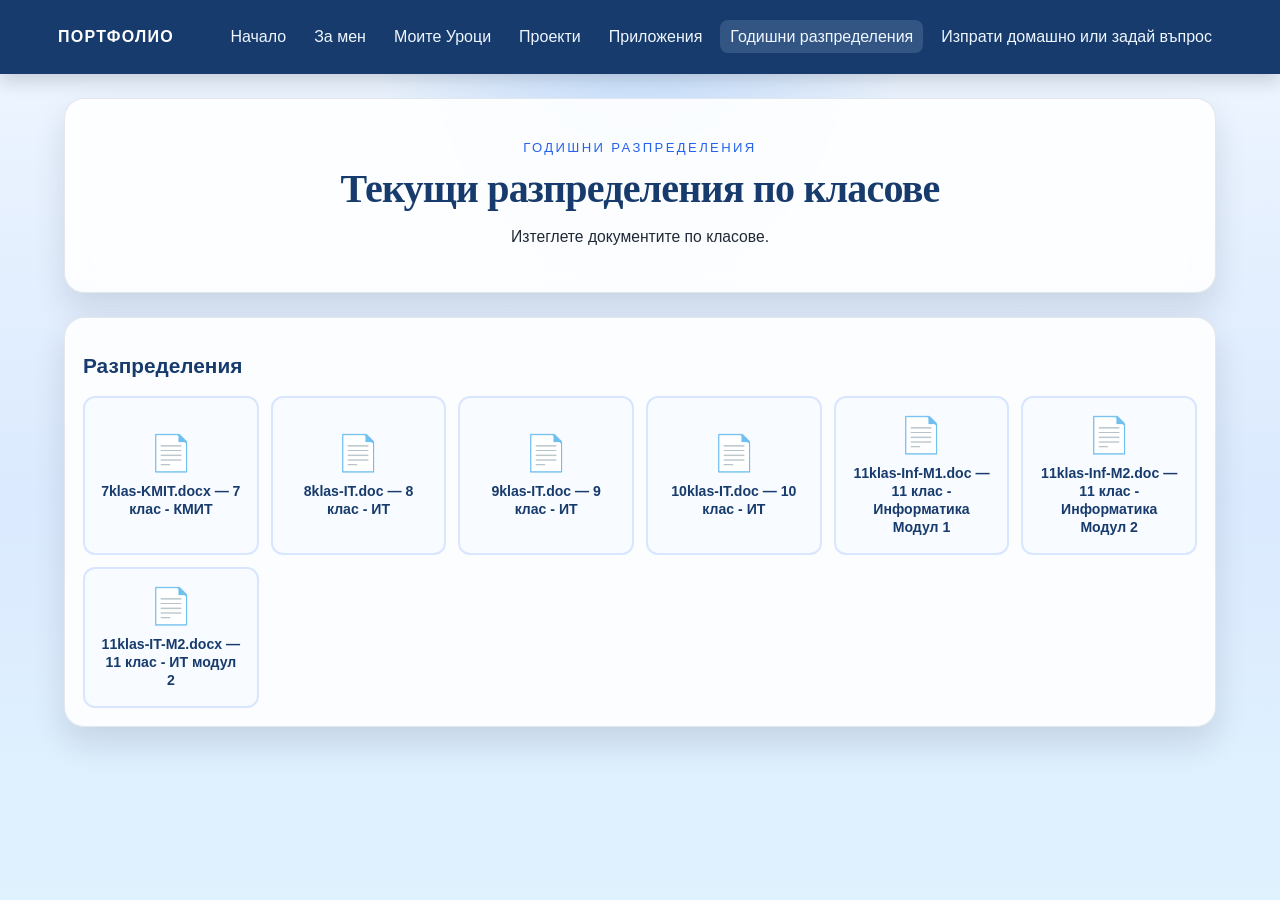
<file: schedule.html>
<!DOCTYPE html>
<html lang="bg">
  <head>
    <meta charset="UTF-8" />
    <meta name="viewport" content="width=device-width, initial-scale=1.0" />
    <title>Годишни разпределения</title>
    <link rel="stylesheet" href="styles.css" />
  </head>
  <body>
    <nav class="navbar">
      <div class="navbar-inner">
        <p class="brand">Портфолио</p>
        <ul class="nav-links">
          <li><a class="nav-link" href="index.html">Начало</a></li>
          <li><a class="nav-link" href="about.html">За мен</a></li>
          <li><a class="nav-link" href="lessons.html">Моите Уроци</a></li>
          <li><a class="nav-link" href="projects.html">Проекти</a></li>
          <li><a class="nav-link" href="apps.html">Приложения</a></li>
          <li><a class="nav-link active" href="schedule.html">Годишни разпределения</a></li>
          <li><a class="nav-link" href="homework.html">Изпрати домашно или задай въпрос</a></li>
        </ul>
      </div>
    </nav>

    <main class="page-shell">
      <section class="hero">
        <div>
          <p class="eyebrow">Годишни разпределения</p>
          <h1>Текущи разпределения по класове</h1>
          <p class="lead">Изтеглете документите по класове.</p>
        </div>
      </section>

      <section class="class-section card">
        <h2>Разпределения</h2>
        <div class="documents-grid">
          <a class="doc-card" href="photos/portfolio/portfolio/razpredeleniq/7klas-KMIT.docx" download>
            <span class="doc-icon">📄</span>
            <span class="doc-name">7klas-KMIT.docx — 7 клас - КМИТ</span>
          </a>
          <a class="doc-card" href="photos/portfolio/portfolio/razpredeleniq/8klas-IT.doc" download>
            <span class="doc-icon">📄</span>
            <span class="doc-name">8klas-IT.doc — 8 клас - ИТ</span>
          </a>
          <a class="doc-card" href="photos/portfolio/portfolio/razpredeleniq/9klas-IT.doc" download>
            <span class="doc-icon">📄</span>
            <span class="doc-name">9klas-IT.doc — 9 клас - ИТ</span>
          </a>
          <a class="doc-card" href="photos/portfolio/portfolio/razpredeleniq/10klas-IT.doc" download>
            <span class="doc-icon">📄</span>
            <span class="doc-name">10klas-IT.doc — 10 клас - ИТ</span>
          </a>
          <a class="doc-card" href="photos/portfolio/portfolio/razpredeleniq/11klas-Inf-M1.doc" download>
            <span class="doc-icon">📄</span>
            <span class="doc-name">11klas-Inf-M1.doc — 11 клас - Информатика Модул 1</span>
          </a>
          <a class="doc-card" href="photos/portfolio/portfolio/razpredeleniq/11klas-Inf-M2.doc" download>
            <span class="doc-icon">📄</span>
            <span class="doc-name">11klas-Inf-M2.doc — 11 клас - Информатика Модул 2</span>
          </a>
          <a class="doc-card" href="photos/portfolio/portfolio/razpredeleniq/11klas-IT-M2.docx" download>
            <span class="doc-icon">📄</span>
            <span class="doc-name">11klas-IT-M2.docx — 11 клас - ИТ модул 2</span>
          </a>
        </div>
      </section>
    </main>
    </body>
    </html>
  </body>
</html>
</file>
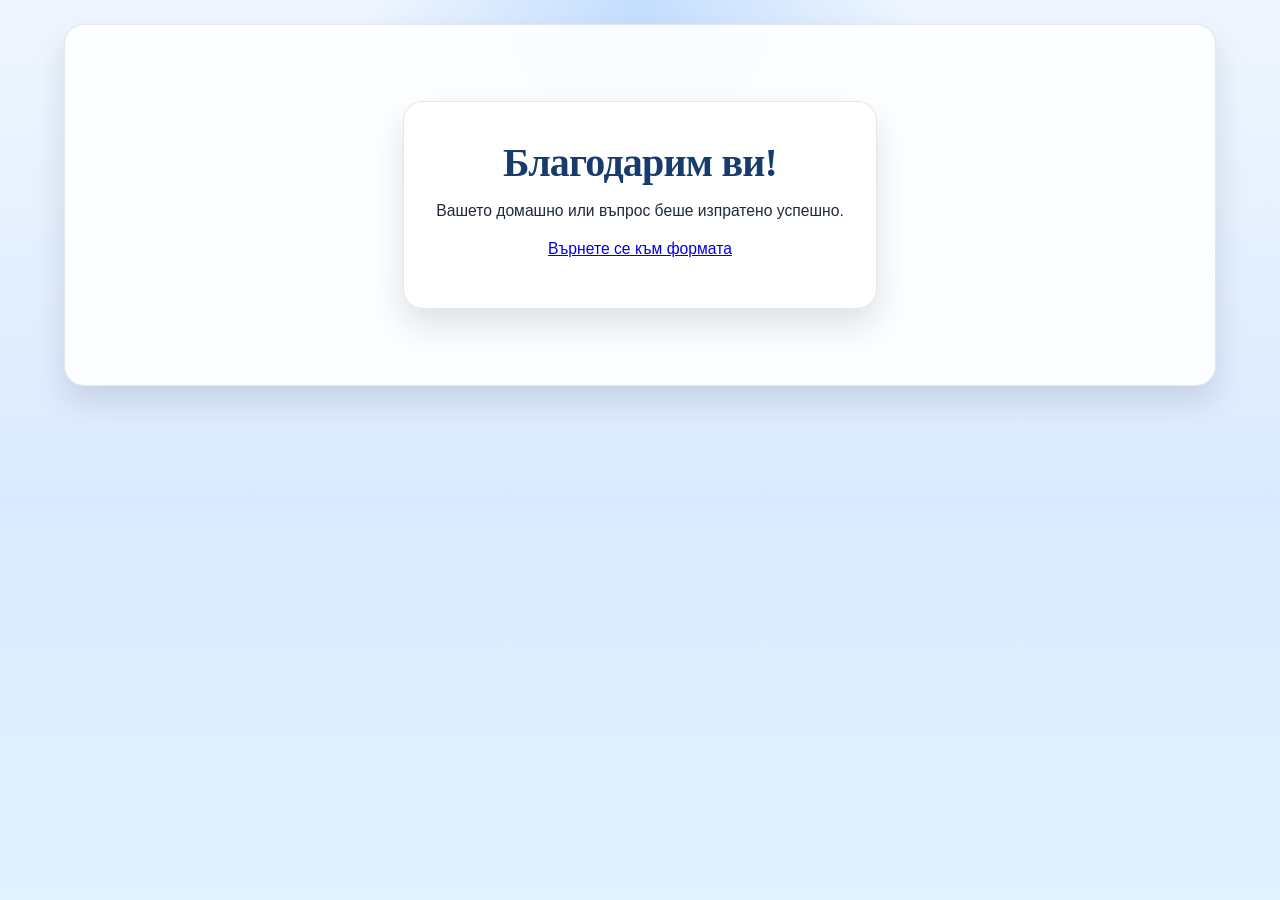
<file: thank-you.html>
<!DOCTYPE html>
<html lang="bg">
  <head>
    <meta charset="UTF-8" />
    <meta name="viewport" content="width=device-width, initial-scale=1.0" />
    <title>Благодарим ви</title>
    <link rel="stylesheet" href="styles.css" />
  </head>
  <body>
    <main class="page-shell">
      <section class="hero">
        <div class="card" style="max-width: 640px; margin: 3rem auto; padding: 2rem; text-align: center;">
          <h1>Благодарим ви!</h1>
          <p>Вашето домашно или въпрос беше изпратено успешно.</p>
          <p><a href="homework.html">Върнете се към формата</a></p>
        </div>
      </section>
    </main>
  </body>
</html>
</file>
<file: styles.css>
:root {
  color-scheme: light;
  font-family: Arial, Helvetica, sans-serif;
  background: #edf6ff;
  color: #10243f;
}

* { box-sizing: border-box; }

body {
  margin: 0;
  min-height: 100vh;
  background:
    radial-gradient(circle at top, rgba(191, 219, 254, 0.9), transparent 25%),
    linear-gradient(180deg, #eff6ff 0%, #dbeafe 55%, #e0f2fe 100%);
  color: #10243f;
}

.page-shell {
  max-width: 1200px;
  margin: 0 auto;
  padding: 24px;
}

.navbar {
  background: #173b6c;
  box-shadow: 0 6px 18px rgba(15, 23, 42, 0.18);
}

.navbar-inner {
  max-width: 1200px;
  margin: 0 auto;
  padding: 12px 18px;
  display: flex;
  flex-wrap: wrap;
  align-items: center;
  justify-content: space-between;
  gap: 12px;
}

.brand {
  color: #fff;
  text-decoration: none;
  font-weight: 700;
  letter-spacing: 0.08em;
  text-transform: uppercase;
}

.nav-links {
  display: flex;
  flex-wrap: wrap;
  gap: 8px;
  list-style: none;
  margin: 0;
  padding: 0;
}

.nav-link {
  color: #eff6ff;
  text-decoration: none;
  padding: 8px 10px;
  border-radius: 8px;
  transition: background 0.2s ease;
}

.nav-link:hover,
.nav-link.active {
  background: rgba(191, 219, 254, 0.16);
}

.hero,
.card,
.panel {
  background: rgba(255, 255, 255, 0.88);
  border: 1px solid rgba(148, 163, 184, 0.25);
  border-radius: 20px;
  box-shadow: 0 16px 32px rgba(15, 23, 42, 0.12);
  backdrop-filter: blur(10px);
}

.hero {
  display: grid;
  grid-template-columns: 1.1fr 0.9fr;
  gap: 24px;
  padding: 28px;
  align-items: center;
}

.eyebrow {
  text-transform: uppercase;
  letter-spacing: 0.18em;
  font-size: 0.82rem;
  color: #2563eb;
}

h1, h2, h3 {
  color: #10243f;
}

h1 {
  font-size: clamp(1.6rem, 4vw, 2.5rem);
  margin: 8px 0 10px;
  line-height: 1.05;
  letter-spacing: -0.02em;
  font-family: "Segoe UI", "Trebuchet MS", Georgia, serif;
  color: #173b6c;
  text-align: center;
}

.hero-copy {
  max-width: 640px;
  margin: 0 auto;
  text-align: center;
  color: #173b6c;
}

.hero-copy .eyebrow,
.hero-copy .lead {
  color: #173b6c;
}

.accent-script {
  font-family: "Palatino Linotype", "Book Antiqua", Georgia, serif;
  color: #1e3a8a;
  font-weight: 700;
  font-size: 1.08em;
}

.lead,
.card p,
.panel p {
  color: #1f2937;
  line-height: 1.45;
  font-size: 0.98rem;
}

.pill-row {
  display: flex;
  flex-wrap: wrap;
  gap: 10px;
  margin-top: 18px;
}

.pill {
  padding: 8px 12px;
  border-radius: 999px;
  background: #dbeafe;
  border: 1px solid #bfdbfe;
  color: #1e3a8a;
  font-size: 0.95rem;
}

.grid {
  display: grid;
  grid-template-columns: repeat(3, 1fr);
  gap: 18px;
  margin-top: 18px;
}

.intro-grid {
  display: flex;
  flex-wrap: wrap;
  gap: 18px;
  margin-top: 24px;
}

.profile-card,
.school-card {
  display: flex;
  flex-direction: column;
  gap: 16px;
  align-items: center;
  flex: 1 1 320px;
}

.profile-top {
  display: flex;
  align-items: center;
  gap: 16px;
  width: 100%;
  justify-content: center;
}

.teacher-meta {
  text-align: left;
}

.avatar-box {
  width: 180px;
  height: 180px;
  border-radius: 24px;
  overflow: hidden;
  border: 3px solid #bfdbfe;
  box-shadow: 0 10px 18px rgba(37, 99, 235, 0.18);
}

.avatar-photo, .school-photo{
  width: 100%;
  height: 100%;
  object-fit: cover;
  display: block
}

.school-photo {
  padding-bottom: 30px;
}

.teacher-name {
  color: #173b6c;
  font-size: clamp(1.7rem, 5vw, 2.4rem);
  line-height: 1.05;
  margin: 6px 0 8px;
  font-family: "Palatino Linotype", "Book Antiqua", Georgia, serif;
}

.teacher-info,
.school-text {
  color: #173b6c;
  font-size: 1rem;
  line-height: 1.5;
  font-family: "Segoe UI", Tahoma, Geneva, Verdana, sans-serif;
}

.quote-panel {
  text-align: center;
  color: #173b6c;
  font-style: italic;
  font-family: "Segoe Script", "Brush Script MT", cursive;
}

.quote-panel h2 {
  font-size: 1rem;
  margin-bottom: 6px;
}

.quote-panel p {
  color: #173b6c;
}

.card {
  padding: 18px;
}

.form-card {
  max-width: 820px;
  margin: 24px auto 0;
}

.homework-form {
  display: grid;
  gap: 14px;
}

.homework-form label {
  display: grid;
  gap: 6px;
  color: #173b6c;
  font-weight: 600;
}

.homework-form input,
.homework-form textarea {
  padding: 10px 12px;
  border: 1px solid #bfdbfe;
  border-radius: 10px;
  background: #f8fbff;
  color: #10243f;
  font: inherit;
}

.submit-btn {
  justify-self: start;
  border: none;
  border-radius: 10px;
  padding: 10px 16px;
  background: #173b6c;
  color: #fff;
  font-weight: 700;
  cursor: pointer;
}

.submit-btn:hover {
  background: #0f2a4d;
}

.content-grid {
  display: grid;
  grid-template-columns: repeat(2, 1fr);
  gap: 18px;
  margin-top: 24px;
}

.photo-card {
  display: flex;
  flex-direction: column;
  gap: 12px;
}

.photo-card-image {
  width: 100%;
  height: 180px;
  object-fit: cover;
  border-radius: 14px;
}

.certificate-section {
  margin-top: 24px;
}

.section-heading {
  margin-bottom: 16px;
}

.certificate-grid {
  display: grid;
  grid-template-columns: repeat(auto-fill, minmax(100px, 1fr));
  gap: 6px;
}

.gallery-card {
  position: relative;
  padding: 0;
  border: none;
  border-radius: 8px;
  background: transparent;
  box-shadow: none;
  text-align: left;
  cursor: pointer;
  transition: transform 0.15s ease, opacity 0.15s ease;
  aspect-ratio: 1;
}

.gallery-card:hover {
  transform: scale(1.05);
  box-shadow: 0 4px 12px rgba(17, 24, 39, 0.15);
}

.gallery-card img {
  width: 100%;
  height: 100%;
  object-fit: cover;
  border-radius: 8px;
}

.gallery-card span {
  position: absolute;
  inset: 0;
  display: flex;
  align-items: flex-end;
  padding: 8px;
  color: #fff;
  font-weight: 600;
  font-size: 0.75rem;
  background: linear-gradient(transparent, rgba(0, 0, 0, 0.4));
  border-radius: 8px;
  opacity: 0;
  transition: opacity 0.2s ease;
}

.gallery-card:hover span {
  opacity: 1;
}

.lightbox {
  position: fixed;
  inset: 0;
  display: none;
  align-items: center;
  justify-content: center;
  background: rgba(7, 18, 33, 0.82);
  z-index: 1000;
  padding: 20px;
}

.lightbox.open {
  display: flex;
}

.lightbox img {
  max-width: 100%;
  max-height: 90vh;
  border-radius: 18px;
  box-shadow: 0 18px 40px rgba(0, 0, 0, 0.35);
}

.lightbox-close {
  position: absolute;
  top: 18px;
  right: 18px;
  border: none;
  background: rgba(255, 255, 255, 0.9);
  color: #10243f;
  width: 42px;
  height: 42px;
  border-radius: 50%;
  cursor: pointer;
  font-size: 1.3rem;
}

body.modal-open {
  overflow: hidden;
}

@media (max-width: 2560px) {
  .content-grid { grid-template-columns: 1fr; }
}

@media (max-width: 2560px) {
  .hero {
    grid-template-columns: 1fr;
    text-align: center;
  }

  .hero-copy {
    max-width: 100%;
    margin: 0 auto;
    text-align: center;
  }

  .profile-top {
    flex-direction: column;
    text-align: center;
  }

  .teacher-meta {
    text-align: center;
  }

  .grid { grid-template-columns: 1fr; }
}

.class-section {
  margin-top: 24px;
}

.class-section h2 {
  color: #173b6c;
  margin-bottom: 18px;
  font-size: 1.3rem;
  font-weight: 700;
}

.documents-grid {
  display: grid;
  grid-template-columns: repeat(auto-fill, minmax(150px, 1fr));
  gap: 12px;
}

.doc-card {
  display: flex;
  flex-direction: column;
  align-items: center;
  justify-content: center;
  gap: 8px;
  padding: 16px;
  border: 2px solid #d8e6ff;
  border-radius: 12px;
  background: #f8fbff;
  text-decoration: none;
  color: #173b6c;
  text-align: center;
  cursor: pointer;
  transition: all 0.2s ease;
}

.doc-card:hover {
  border-color: #173b6c;
  background: #eef5ff;
  box-shadow: 0 6px 16px rgba(23, 59, 108, 0.12);
  transform: translateY(-2px);
}

.doc-icon {
  font-size: 2.2rem;
}

.doc-name {
  color: #173b6c;
  font-weight: 600;
  font-size: 0.88rem;
  line-height: 1.3;
  word-break: break-word;
}

.doc-card:active {
  transform: scale(0.98);
}

/* Apps cards */
.apps-section {
  margin-top: 24px;
}

.apps-grid {
  display: grid;
  grid-template-columns: repeat(auto-fit, minmax(240px, 1fr));
  gap: 16px;
  margin-top: 12px;
}

.app-card {
  display: flex;
  gap: 12px;
  align-items: flex-start;
  padding: 14px;
  border-radius: 14px;
  background: linear-gradient(180deg, #ffffff, #f6fbff);
  border: 1px solid rgba(23,59,108,0.06);
  text-decoration: none;
  color: inherit;
  transition: transform 0.14s ease, box-shadow 0.14s ease;
}

.app-card:hover {
  transform: translateY(-4px);
  box-shadow: 0 10px 30px rgba(17,24,39,0.08);
}

.app-logo {
  width: 64px;
  height: 64px;
  border-radius: 12px;
  display: grid;
  place-items: center;
  font-size: 1.6rem;
  background: #eef6ff;
  color: #173b6c;
}

.app-body h3 {
  margin: 0 0 6px 0;
  color: #173b6c;
}

.app-body p { margin: 0 0 6px 0; color: #475569; }

.app-note { font-size: 0.9rem; color: #6b7280; }

.teacher-panel {
  margin-top: 24px;
  padding: 18px;
}

.teacher-bar {
  display: flex;
  flex-wrap: wrap;
  gap: 16px;
  align-items: center;
  justify-content: space-between;
}

.teacher-actions {
  display: flex;
  flex-wrap: wrap;
  gap: 12px;
  align-items: center;
  margin-top: 14px;
}

.status-text {
  color: #173b6c;
  font-weight: 600;
}

.action-btn {
  border: none;
  border-radius: 10px;
  padding: 10px 16px;
  background: #173b6c;
  color: #fff;
  cursor: pointer;
  font-weight: 700;
}

.secondary-btn {
  background: #4f7aaf;
}

.danger-btn {
  background: #c0392b;
}

.primary-btn {
  background: #1d4ed8;
}

.action-btn:hover {
  opacity: 0.95;
}

.hidden {
  display: none !important;
}

.modal {
  position: fixed;
  inset: 0;
  display: none;
  align-items: center;
  justify-content: center;
  padding: 20px;
  background: rgba(7, 18, 33, 0.72);
  z-index: 10000;
}

.modal.open {
  display: flex;
}

.modal-content {
  width: 100%;
  max-width: 460px;
  padding: 24px;
  border-radius: 22px;
  background: #fff;
  box-shadow: 0 18px 40px rgba(0, 0, 0, 0.12);
  position: relative;
}

.close-modal {
  position: absolute;
  top: 16px;
  right: 16px;
  border: none;
  background: #f4f6fb;
  width: 38px;
  height: 38px;
  border-radius: 50%;
  color: #173b6c;
  font-size: 1.2rem;
  cursor: pointer;
}

.modal-content label {
  display: grid;
  gap: 6px;
  margin-bottom: 14px;
  color: #173b6c;
}

.modal-content input[type="text"],
.modal-content input[type="password"],
.modal-content input[type="file"] {
  width: 100%;
  padding: 10px 12px;
  border: 1px solid #bfdbfe;
  border-radius: 10px;
  background: #f8fbff;
  color: #10243f;
  font: inherit;
}

.modal-footer {
  display: flex;
  justify-content: flex-end;
  gap: 10px;
  margin-top: 12px;
}

.note-text,
.help-text,
.error-text {
  color: #374151;
  font-size: 0.95rem;
  margin-top: 8px;
}

.error-text {
  color: #c0392b;
}

.doc-link {
  color: #173b6c;
  font-weight: 700;
  text-decoration: none;
}

.doc-class {
  margin: 0;
  color: #475569;
  font-size: 0.95rem;
}

/* Projects cards */
.projects-section {
  margin-top: 24px;
}

.projects-grid {
  display: grid;
  grid-template-columns: repeat(auto-fit, minmax(280px, 1fr));
  gap: 18px;
  margin-top: 16px;
}

.project-card {
  display: flex;
  flex-direction: column;
  gap: 12px;
  padding: 20px;
  border-radius: 16px;
  background: linear-gradient(135deg, #ffffff 0%, #f8fbff 100%);
  border: 1px solid rgba(23,59,108,0.08);
  box-shadow: 0 8px 20px rgba(23,59,108,0.06);
  text-decoration: none;
  color: inherit;
  transition: transform 0.2s ease, box-shadow 0.2s ease, border-color 0.2s ease;
}

.project-card:hover {
  transform: translateY(-6px);
  box-shadow: 0 16px 40px rgba(23,59,108,0.12);
  border-color: rgba(23,59,108,0.15);
}

.project-header {
  display: flex;
  gap: 12px;
  align-items: flex-start;
}

.project-icon {
  width: 54px;
  height: 54px;
  border-radius: 12px;
  display: grid;
  place-items: center;
  font-size: 1.8rem;
  background: linear-gradient(135deg, #dbeafe 0%, #eef6ff 100%);
  color: #173b6c;
  flex-shrink: 0;
}

.project-header h3 {
  margin: 0;
  color: #173b6c;
  font-size: 1.15rem;
  line-height: 1.3;
}

.project-body {
  display: flex;
  flex-direction: column;
  gap: 10px;
}

.project-body p {
  margin: 0;
  color: #1f2937;
  font-size: 0.95rem;
  line-height: 1.5;
}

.project-tech {
  display: flex;
  flex-wrap: wrap;
  gap: 6px;
  margin: 6px 0;
}

.tech-tag {
  display: inline-block;
  padding: 4px 10px;
  border-radius: 6px;
  background: #dbeafe;
  border: 1px solid #bfdbfe;
  color: #173b6c;
  font-size: 0.85rem;
  font-weight: 600;
}

.project-link {
  display: inline-block;
  padding: 10px 14px;
  border-radius: 8px;
  background: #173b6c;
  color: #fff;
  text-decoration: none;
  font-weight: 600;
  font-size: 0.95rem;
  transition: background 0.2s ease;
  align-self: flex-start;
  margin-top: 6px;
}

.project-link:hover {
  background: #0f2a4d;
}
</file>
